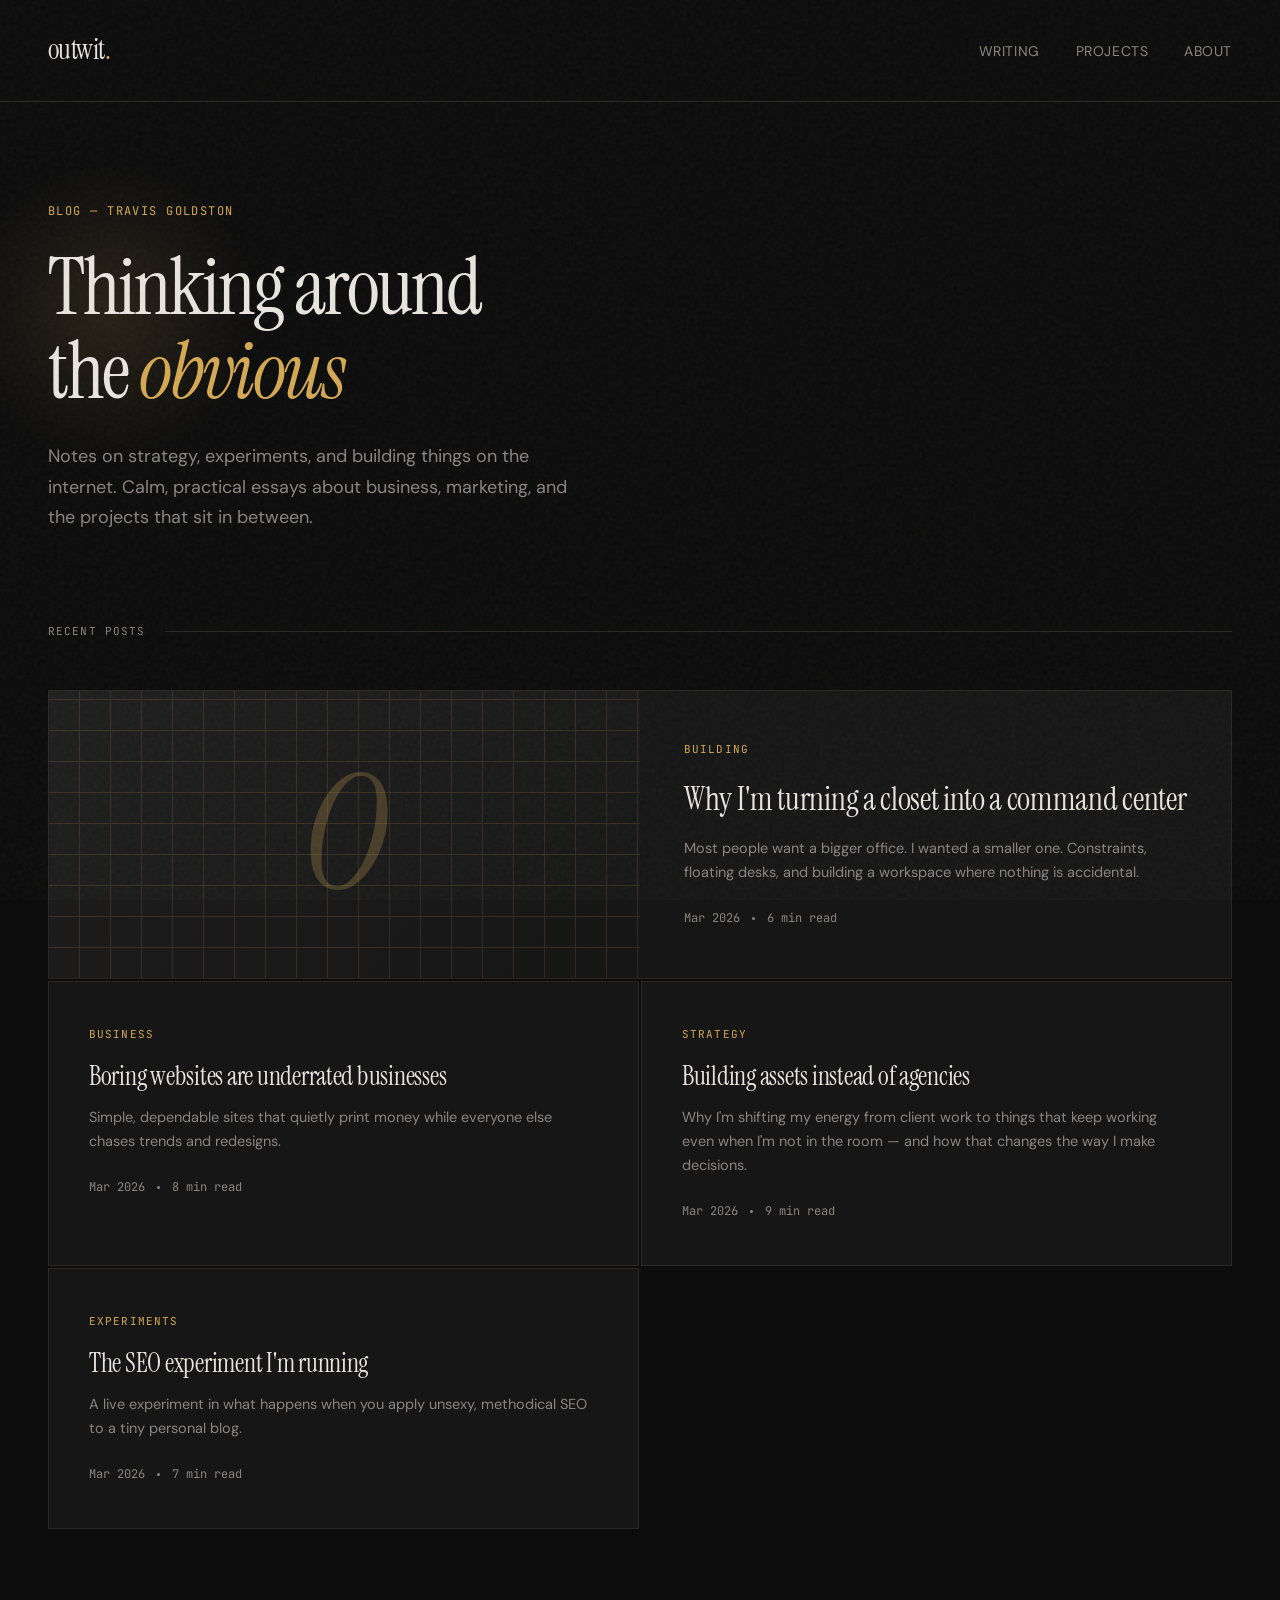
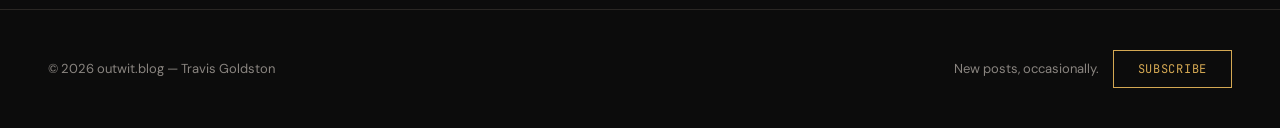
<file: index.html>
<!DOCTYPE html>
<html lang="en">
<head>
  <meta charset="UTF-8">
  <meta name="viewport" content="width=device-width, initial-scale=1.0">
  <title>outwit.blog — Notes on strategy and experiments</title>
  <meta name="description" content="Outwit is a quiet corner of the internet for notes on strategy, experiments, and building things online by Travis Goldston.">
  <link rel="stylesheet" href="/assets/css/styles.css">
  <meta property="og:type" content="website">
  <meta property="og:title" content="outwit.blog — Notes on strategy and experiments">
  <meta property="og:description" content="Notes on strategy, experiments, and building things on the internet.">
  <meta property="og:url" content="https://outwit.blog/">
</head>
<body>
  <div class="grain"></div>

  <nav>
    <a href="/" class="logo">outwit<span>.</span></a>
    <ul class="nav-links">
      <li><a href="/">Writing</a></li>
      <li><a href="#">Projects</a></li>
      <li><a href="#">About</a></li>
    </ul>
  </nav>

  <section class="hero">
    <div class="hero-tag">Blog — Travis Goldston</div>
    <h1>Thinking around<br>the <em>obvious</em></h1>
    <p>Notes on strategy, experiments, and building things on the internet. Calm, practical essays about business, marketing, and the projects that sit in between.</p>
  </section>

  <div class="section-divider">
    <span>Recent posts</span>
  </div>

  <section class="posts">
    <article class="post featured">
      <div class="featured-visual">
        <div class="pattern"></div>
        <div class="big-letter">O</div>
      </div>
      <div class="featured-content">
        <div class="post-category">Building</div>
        <a href="/blog/why-im-turning-a-closet-into-a-command-center.html">
          <h2>Why I'm turning a closet into a command center</h2>
          <p>Most people want a bigger office. I wanted a smaller one. Constraints, floating desks, and building a workspace where nothing is accidental.</p>
        </a>
        <div class="post-meta">
          <span>Mar 2026</span>
          <span class="dot"></span>
          <span>6 min read</span>
        </div>
      </div>
    </article>

    <article class="post">
      <div class="post-category">Business</div>
      <a href="/blog/boring-websites-are-underrated.html">
        <h2>Boring websites are underrated businesses</h2>
        <p>Simple, dependable sites that quietly print money while everyone else chases trends and redesigns.</p>
      </a>
      <div class="post-meta">
        <span>Mar 2026</span>
        <span class="dot"></span>
        <span>8 min read</span>
      </div>
    </article>

    <article class="post">
      <div class="post-category">Strategy</div>
      <a href="/blog/building-assets-not-agencies.html">
        <h2>Building assets instead of agencies</h2>
        <p>Why I'm shifting my energy from client work to things that keep working even when I'm not in the room — and how that changes the way I make decisions.</p>
      </a>
      <div class="post-meta">
        <span>Mar 2026</span>
        <span class="dot"></span>
        <span>9 min read</span>
      </div>
    </article>

    <article class="post">
      <div class="post-category">Experiments</div>
      <a href="/blog/the-seo-experiment.html">
        <h2>The SEO experiment I'm running</h2>
        <p>A live experiment in what happens when you apply unsexy, methodical SEO to a tiny personal blog.</p>
      </a>
      <div class="post-meta">
        <span>Mar 2026</span>
        <span class="dot"></span>
        <span>7 min read</span>
      </div>
    </article>
  </section>

  <div class="bottom-bar">
    <p>&copy; 2026 outwit.blog — Travis Goldston</p>
    <div class="subscribe-hint">
      <span>New posts, occasionally.</span>
      <button class="subscribe-btn">Subscribe</button>
    </div>
  </div>
</body>
</html>
</file>
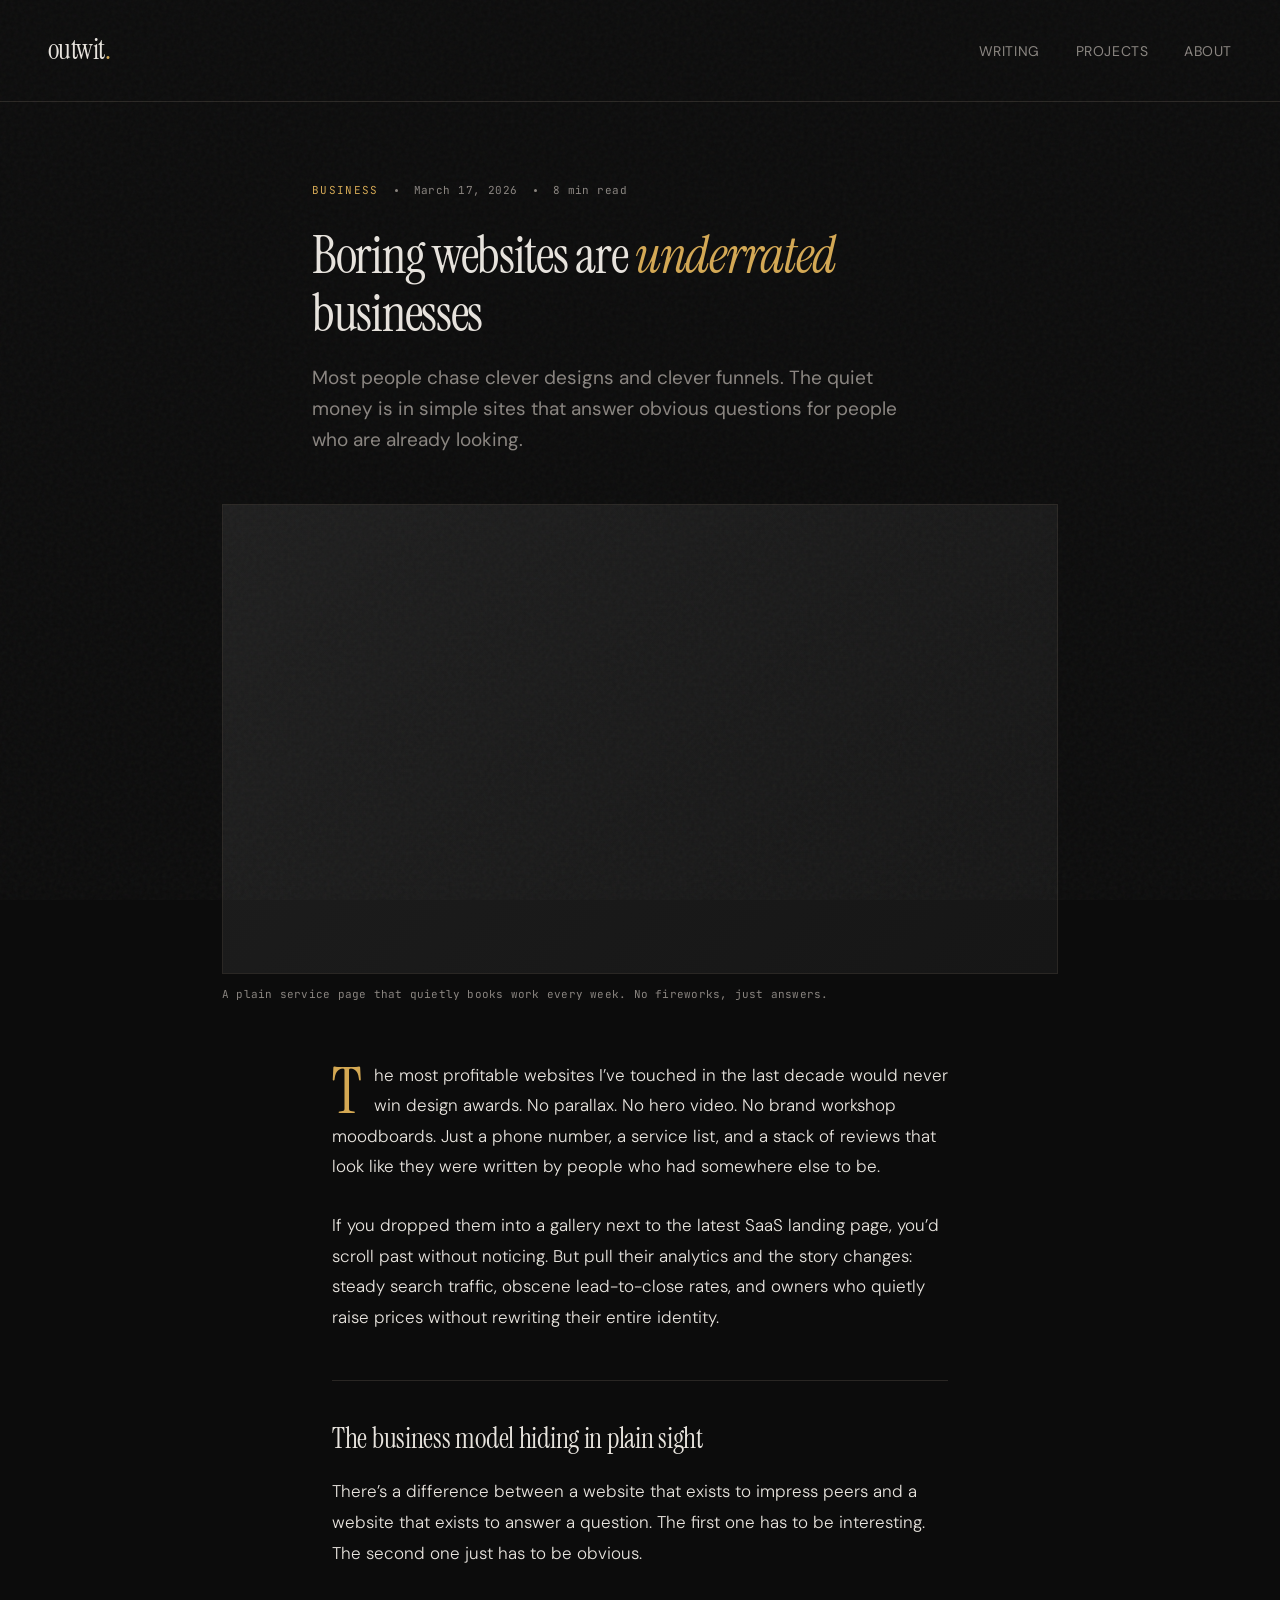
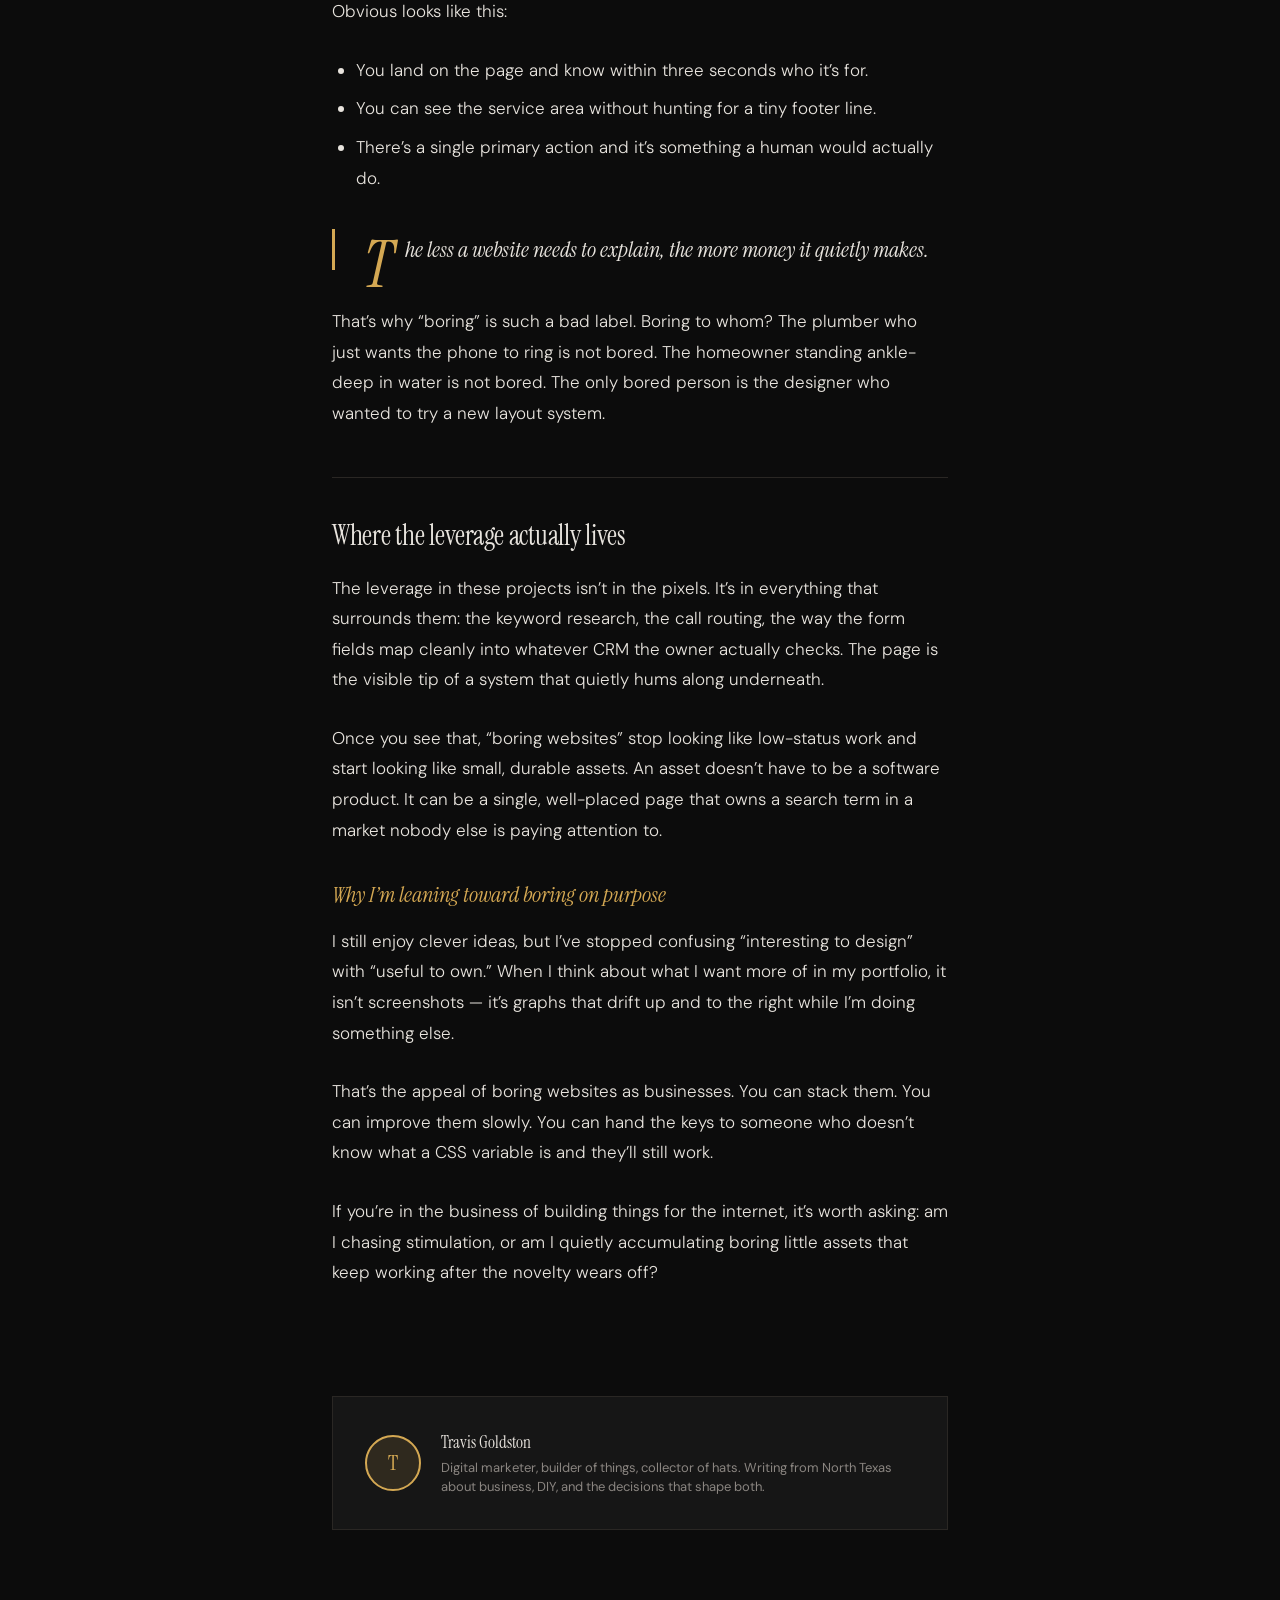
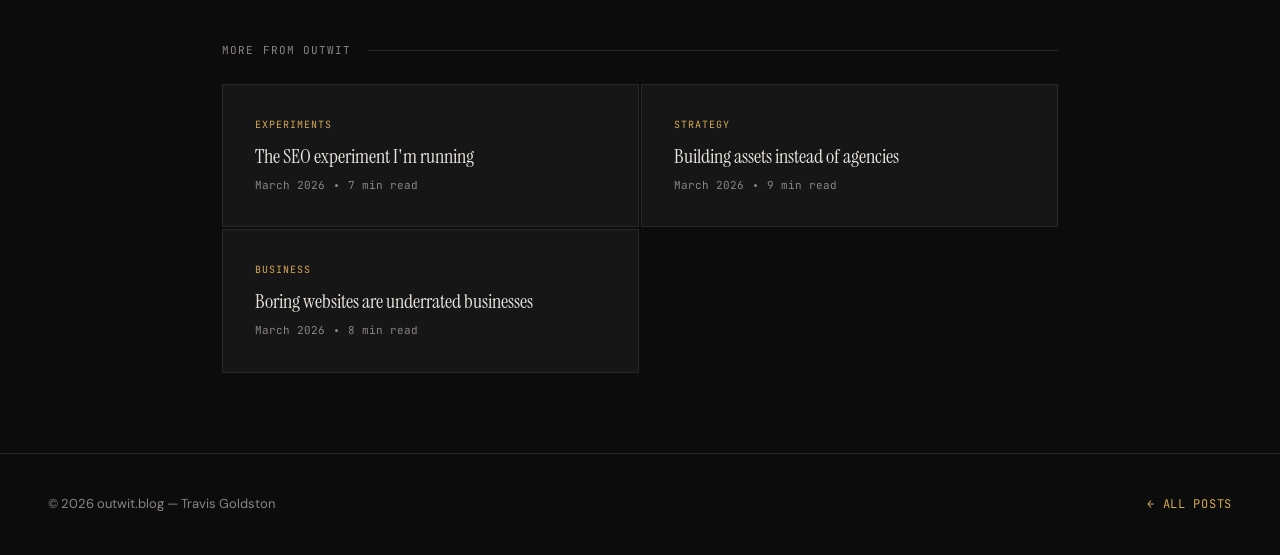
<file: blog/boring-websites-are-underrated.html>
<!DOCTYPE html>
<html lang="en">
<head>
  <meta charset="UTF-8">
  <meta name="viewport" content="width=device-width, initial-scale=1.0">
  <title>Boring Websites Are Underrated Businesses — outwit.blog</title>
  <meta name="description" content="Why simple, dependable websites are often better businesses than flashy builds — and what that means for how I choose projects.">
  <link rel="stylesheet" href="/assets/css/styles.css">

  <meta property="og:type" content="article">
  <meta property="og:title" content="Boring Websites Are Underrated Businesses">
  <meta property="og:description" content="Why simple, dependable websites are often better businesses than flashy builds.">
  <meta property="og:url" content="https://outwit.blog/blog/boring-websites-are-underrated.html">

  <script type="application/ld+json">
  {
    "@context": "https://schema.org",
    "@type": "Article",
    "headline": "Boring Websites Are Underrated Businesses",
    "description": "Why simple, dependable websites are often better businesses than flashy builds — and what that means for how I choose projects.",
    "author": {
      "@type": "Person",
      "name": "Travis Goldston"
    },
    "datePublished": "2026-03-17",
    "dateModified": "2026-03-17",
    "mainEntityOfPage": {
      "@type": "WebPage",
      "@id": "https://outwit.blog/blog/boring-websites-are-underrated.html"
    },
    "publisher": {
      "@type": "Person",
      "name": "Travis Goldston"
    }
  }
  </script>
</head>
<body>
  <div class="grain"></div>

  <nav>
    <a href="/" class="logo">outwit<span>.</span></a>
    <ul class="nav-links">
      <li><a href="/">Writing</a></li>
      <li><a href="#">Projects</a></li>
      <li><a href="#">About</a></li>
    </ul>
  </nav>

  <article>
    <header class="article-header">
      <div class="article-meta-top">
        <span class="article-category">Business</span>
        <span class="meta-dot"></span>
        <span class="article-date">March 17, 2026</span>
        <span class="meta-dot"></span>
        <span class="article-date">8 min read</span>
      </div>
      <h1>Boring websites are <em>underrated</em> businesses</h1>
      <p class="article-subtitle">Most people chase clever designs and clever funnels. The quiet money is in simple sites that answer obvious questions for people who are already looking.</p>
    </header>

    <div class="article-image">
      <div class="article-image-placeholder"></div>
      <div class="img-caption">A plain service page that quietly books work every week. No fireworks, just answers.</div>
    </div>

    <div class="article-body">
      <p>The most profitable websites I’ve touched in the last decade would never win design awards. No parallax. No hero video. No brand workshop moodboards. Just a phone number, a service list, and a stack of reviews that look like they were written by people who had somewhere else to be.</p>

      <p>If you dropped them into a gallery next to the latest SaaS landing page, you’d scroll past without noticing. But pull their analytics and the story changes: steady search traffic, obscene lead-to-close rates, and owners who quietly raise prices without rewriting their entire identity.</p>

      <h2>The business model hiding in plain sight</h2>

      <p>There’s a difference between a website that exists to impress peers and a website that exists to answer a question. The first one has to be interesting. The second one just has to be obvious.</p>

      <p>Obvious looks like this:</p>

      <ul>
        <li>You land on the page and know within three seconds who it’s for.</li>
        <li>You can see the service area without hunting for a tiny footer line.</li>
        <li>There’s a single primary action and it’s something a human would actually do.</li>
      </ul>

      <blockquote>
        <p>The less a website needs to explain, the more money it quietly makes.</p>
      </blockquote>

      <p>That’s why “boring” is such a bad label. Boring to whom? The plumber who just wants the phone to ring is not bored. The homeowner standing ankle-deep in water is not bored. The only bored person is the designer who wanted to try a new layout system.</p>

      <h2>Where the leverage actually lives</h2>

      <p>The leverage in these projects isn’t in the pixels. It’s in everything that surrounds them: the keyword research, the call routing, the way the form fields map cleanly into whatever CRM the owner actually checks. The page is the visible tip of a system that quietly hums along underneath.</p>

      <p>Once you see that, “boring websites” stop looking like low-status work and start looking like small, durable assets. An asset doesn’t have to be a software product. It can be a single, well-placed page that owns a search term in a market nobody else is paying attention to.</p>

      <h3>Why I’m leaning toward boring on purpose</h3>

      <p>I still enjoy clever ideas, but I’ve stopped confusing “interesting to design” with “useful to own.” When I think about what I want more of in my portfolio, it isn’t screenshots — it’s graphs that drift up and to the right while I’m doing something else.</p>

      <p>That’s the appeal of boring websites as businesses. You can stack them. You can improve them slowly. You can hand the keys to someone who doesn’t know what a CSS variable is and they’ll still work.</p>

      <p>If you’re in the business of building things for the internet, it’s worth asking: am I chasing stimulation, or am I quietly accumulating boring little assets that keep working after the novelty wears off?</p>
    </div>
  </article>

  <div class="article-footer">
    <div class="author-card">
      <div class="author-avatar">T</div>
      <div class="author-info">
        <h4>Travis Goldston</h4>
        <p>Digital marketer, builder of things, collector of hats. Writing from North Texas about business, DIY, and the decisions that shape both.</p>
      </div>
    </div>
  </div>

  <section class="related">
    <div class="related-label"><span>More from Outwit</span></div>
    <div class="related-grid">
      <article class="related-post">
        <a href="/blog/the-seo-experiment.html">
          <div class="post-category">Experiments</div>
          <h3>The SEO experiment I'm running</h3>
          <div class="post-meta">
            <span>March 2026</span>
            <span class="meta-dot"></span>
            <span>7 min read</span>
          </div>
        </a>
      </article>
      <article class="related-post">
        <a href="/blog/building-assets-not-agencies.html">
          <div class="post-category">Strategy</div>
          <h3>Building assets instead of agencies</h3>
          <div class="post-meta">
            <span>March 2026</span>
            <span class="meta-dot"></span>
            <span>9 min read</span>
          </div>
        </a>
      </article>
      <article class="related-post">
        <a href="/blog/boring-websites-are-underrated.html">
          <div class="post-category">Business</div>
          <h3>Boring websites are underrated businesses</h3>
          <div class="post-meta">
            <span>March 2026</span>
            <span class="meta-dot"></span>
            <span>8 min read</span>
          </div>
        </a>
      </article>
    </div>
  </section>

  <div class="bottom-bar">
    <p>&copy; 2026 outwit.blog — Travis Goldston</p>
    <a href="/" class="back-link">&larr; All posts</a>
  </div>
</body>
</html>
</file>
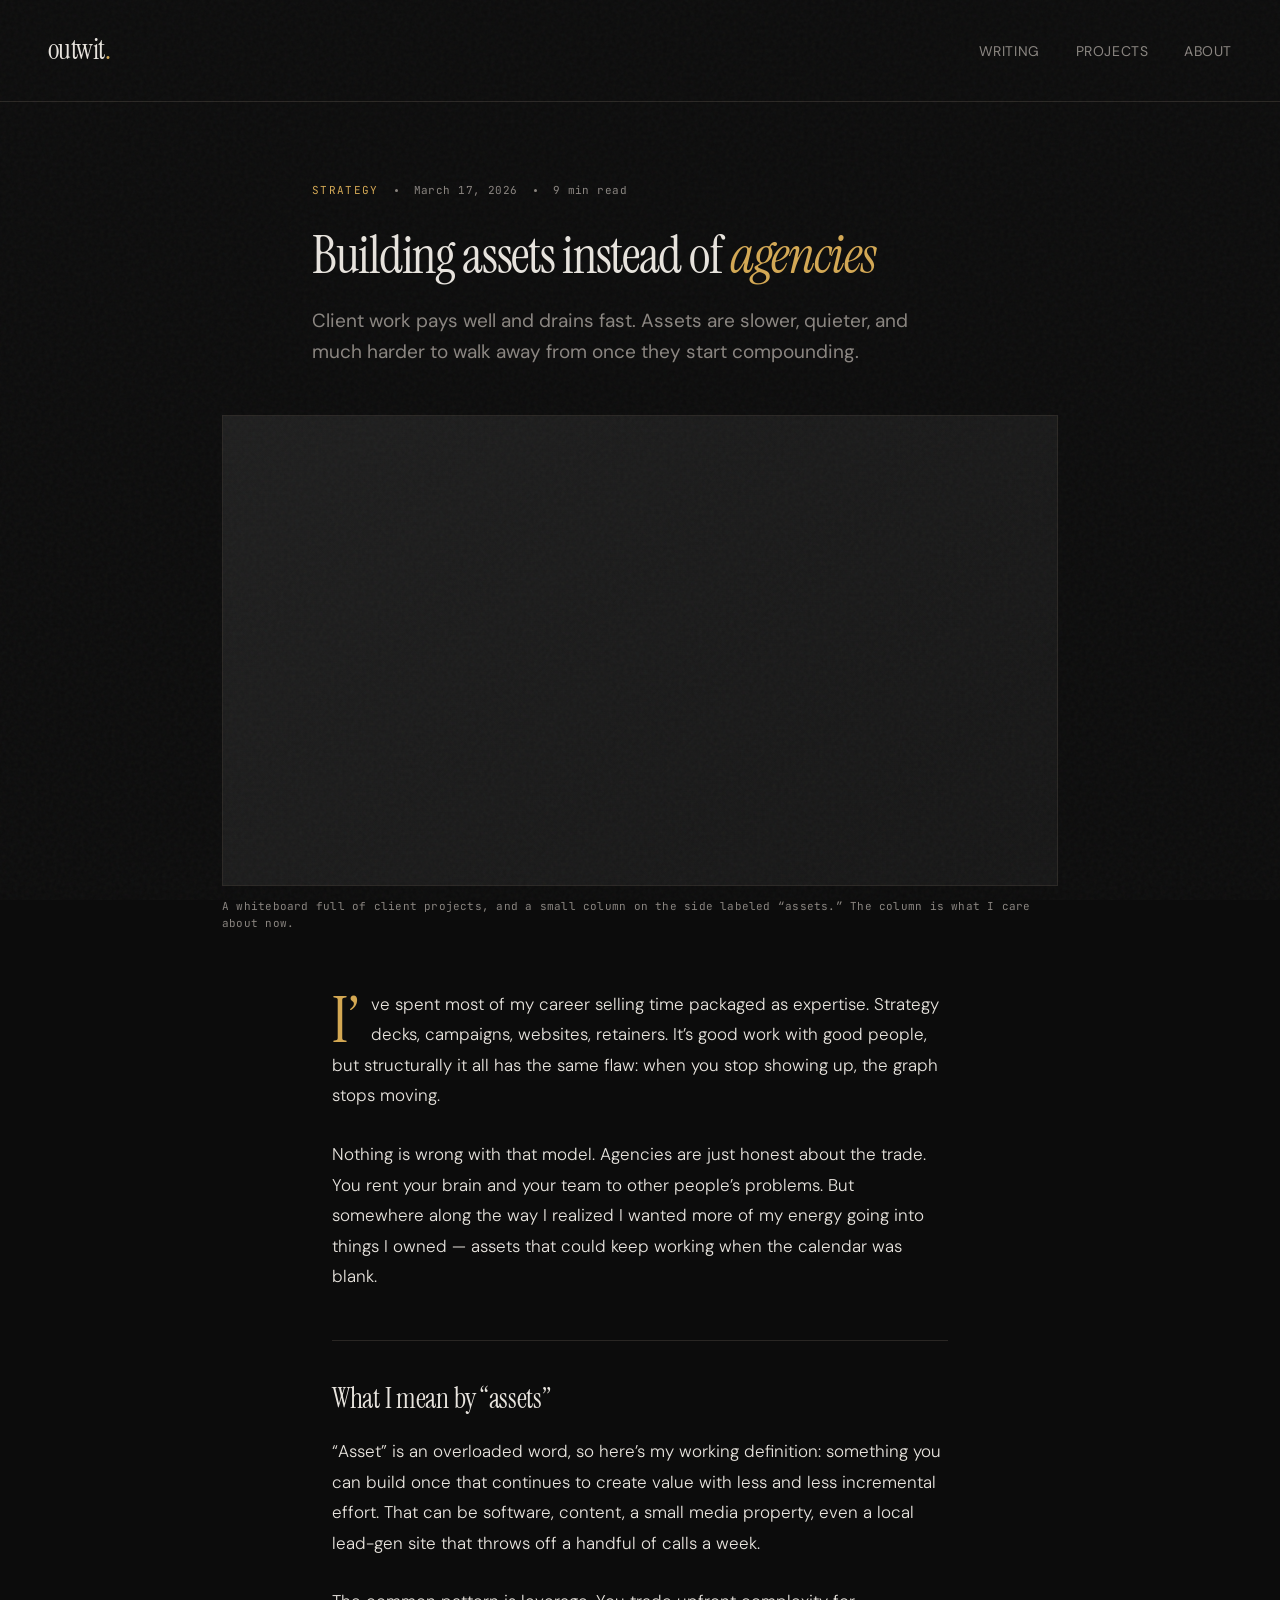
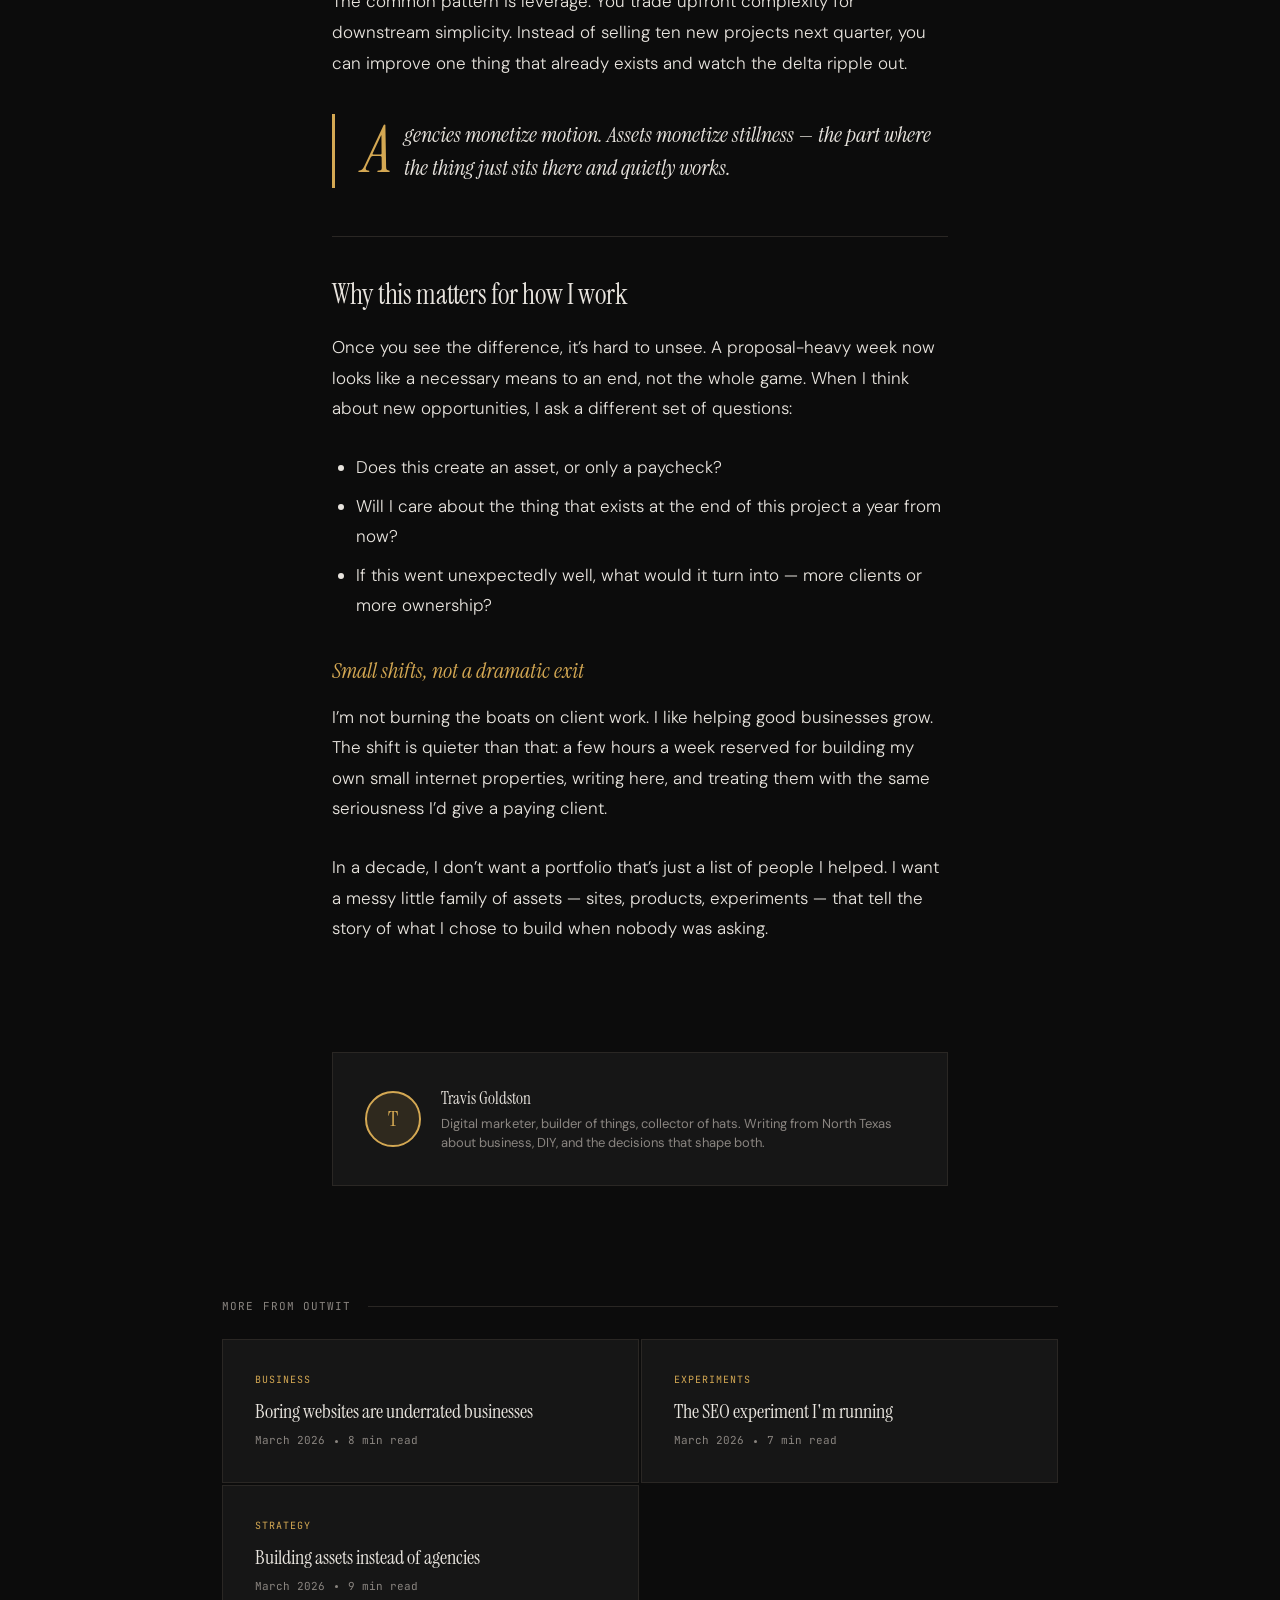
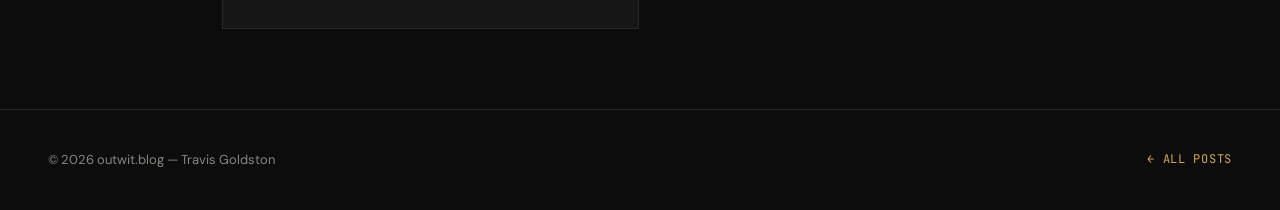
<file: blog/building-assets-not-agencies.html>
<!DOCTYPE html>
<html lang="en">
<head>
  <meta charset="UTF-8">
  <meta name="viewport" content="width=device-width, initial-scale=1.0">
  <title>Building Assets Instead of Agencies — outwit.blog</title>
  <meta name="description" content="Why I’m slowly shifting my work from client-heavy agency models toward projects that behave more like assets than jobs.">
  <link rel="stylesheet" href="/assets/css/styles.css">

  <meta property="og:type" content="article">
  <meta property="og:title" content="Building Assets Instead of Agencies">
  <meta property="og:description" content="Why I’m trading some agency work for small, compounding internet assets.">
  <meta property="og:url" content="https://outwit.blog/blog/building-assets-not-agencies.html">

  <script type="application/ld+json">
  {
    "@context": "https://schema.org",
    "@type": "Article",
    "headline": "Building Assets Instead of Agencies",
    "description": "Why I’m slowly shifting my work from client-heavy agency models toward projects that behave more like assets than jobs.",
    "author": {
      "@type": "Person",
      "name": "Travis Goldston"
    },
    "datePublished": "2026-03-17",
    "dateModified": "2026-03-17",
    "mainEntityOfPage": {
      "@type": "WebPage",
      "@id": "https://outwit.blog/blog/building-assets-not-agencies.html"
    },
    "publisher": {
      "@type": "Person",
      "name": "Travis Goldston"
    }
  }
  </script>
</head>
<body>
  <div class="grain"></div>

  <nav>
    <a href="/" class="logo">outwit<span>.</span></a>
    <ul class="nav-links">
      <li><a href="/">Writing</a></li>
      <li><a href="#">Projects</a></li>
      <li><a href="#">About</a></li>
    </ul>
  </nav>

  <article>
    <header class="article-header">
      <div class="article-meta-top">
        <span class="article-category">Strategy</span>
        <span class="meta-dot"></span>
        <span class="article-date">March 17, 2026</span>
        <span class="meta-dot"></span>
        <span class="article-date">9 min read</span>
      </div>
      <h1>Building assets instead of <em>agencies</em></h1>
      <p class="article-subtitle">Client work pays well and drains fast. Assets are slower, quieter, and much harder to walk away from once they start compounding.</p>
    </header>

    <div class="article-image">
      <div class="article-image-placeholder"></div>
      <div class="img-caption">A whiteboard full of client projects, and a small column on the side labeled “assets.” The column is what I care about now.</div>
    </div>

    <div class="article-body">
      <p>I’ve spent most of my career selling time packaged as expertise. Strategy decks, campaigns, websites, retainers. It’s good work with good people, but structurally it all has the same flaw: when you stop showing up, the graph stops moving.</p>

      <p>Nothing is wrong with that model. Agencies are just honest about the trade. You rent your brain and your team to other people’s problems. But somewhere along the way I realized I wanted more of my energy going into things I owned — assets that could keep working when the calendar was blank.</p>

      <h2>What I mean by “assets”</h2>

      <p>“Asset” is an overloaded word, so here’s my working definition: something you can build once that continues to create value with less and less incremental effort. That can be software, content, a small media property, even a local lead-gen site that throws off a handful of calls a week.</p>

      <p>The common pattern is leverage. You trade upfront complexity for downstream simplicity. Instead of selling ten new projects next quarter, you can improve one thing that already exists and watch the delta ripple out.</p>

      <blockquote>
        <p>Agencies monetize motion. Assets monetize stillness — the part where the thing just sits there and quietly works.</p>
      </blockquote>

      <h2>Why this matters for how I work</h2>

      <p>Once you see the difference, it’s hard to unsee. A proposal-heavy week now looks like a necessary means to an end, not the whole game. When I think about new opportunities, I ask a different set of questions:</p>

      <ul>
        <li>Does this create an asset, or only a paycheck?</li>
        <li>Will I care about the thing that exists at the end of this project a year from now?</li>
        <li>If this went unexpectedly well, what would it turn into — more clients or more ownership?</li>
      </ul>

      <h3>Small shifts, not a dramatic exit</h3>

      <p>I’m not burning the boats on client work. I like helping good businesses grow. The shift is quieter than that: a few hours a week reserved for building my own small internet properties, writing here, and treating them with the same seriousness I’d give a paying client.</p>

      <p>In a decade, I don’t want a portfolio that’s just a list of people I helped. I want a messy little family of assets — sites, products, experiments — that tell the story of what I chose to build when nobody was asking.</p>
    </div>
  </article>

  <div class="article-footer">
    <div class="author-card">
      <div class="author-avatar">T</div>
      <div class="author-info">
        <h4>Travis Goldston</h4>
        <p>Digital marketer, builder of things, collector of hats. Writing from North Texas about business, DIY, and the decisions that shape both.</p>
      </div>
    </div>
  </div>

  <section class="related">
    <div class="related-label"><span>More from Outwit</span></div>
    <div class="related-grid">
      <article class="related-post">
        <a href="/blog/boring-websites-are-underrated.html">
          <div class="post-category">Business</div>
          <h3>Boring websites are underrated businesses</h3>
          <div class="post-meta">
            <span>March 2026</span>
            <span class="meta-dot"></span>
            <span>8 min read</span>
          </div>
        </a>
      </article>
      <article class="related-post">
        <a href="/blog/the-seo-experiment.html">
          <div class="post-category">Experiments</div>
          <h3>The SEO experiment I'm running</h3>
          <div class="post-meta">
            <span>March 2026</span>
            <span class="meta-dot"></span>
            <span>7 min read</span>
          </div>
        </a>
      </article>
      <article class="related-post">
        <a href="/blog/building-assets-not-agencies.html">
          <div class="post-category">Strategy</div>
          <h3>Building assets instead of agencies</h3>
          <div class="post-meta">
            <span>March 2026</span>
            <span class="meta-dot"></span>
            <span>9 min read</span>
          </div>
        </a>
      </article>
    </div>
  </section>

  <div class="bottom-bar">
    <p>&copy; 2026 outwit.blog — Travis Goldston</p>
    <a href="/" class="back-link">&larr; All posts</a>
  </div>
</body>
</html>
</file>
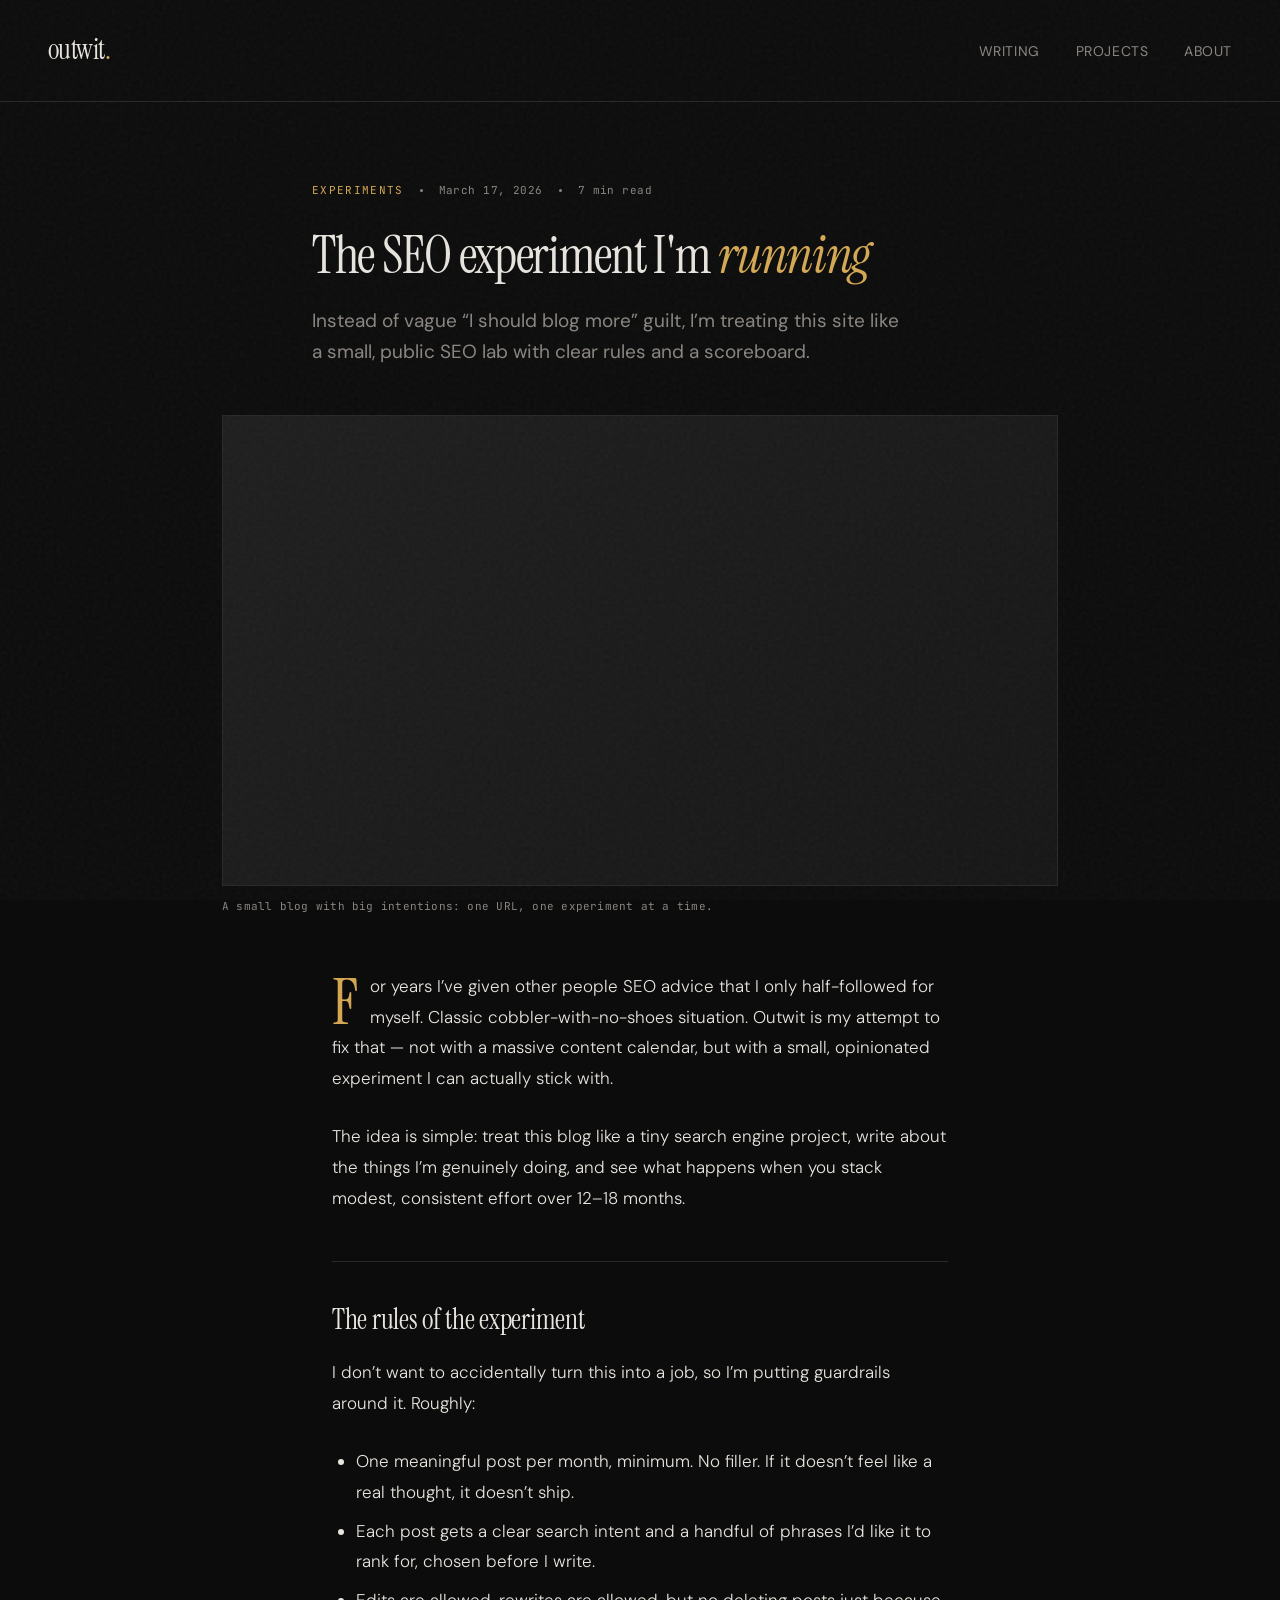
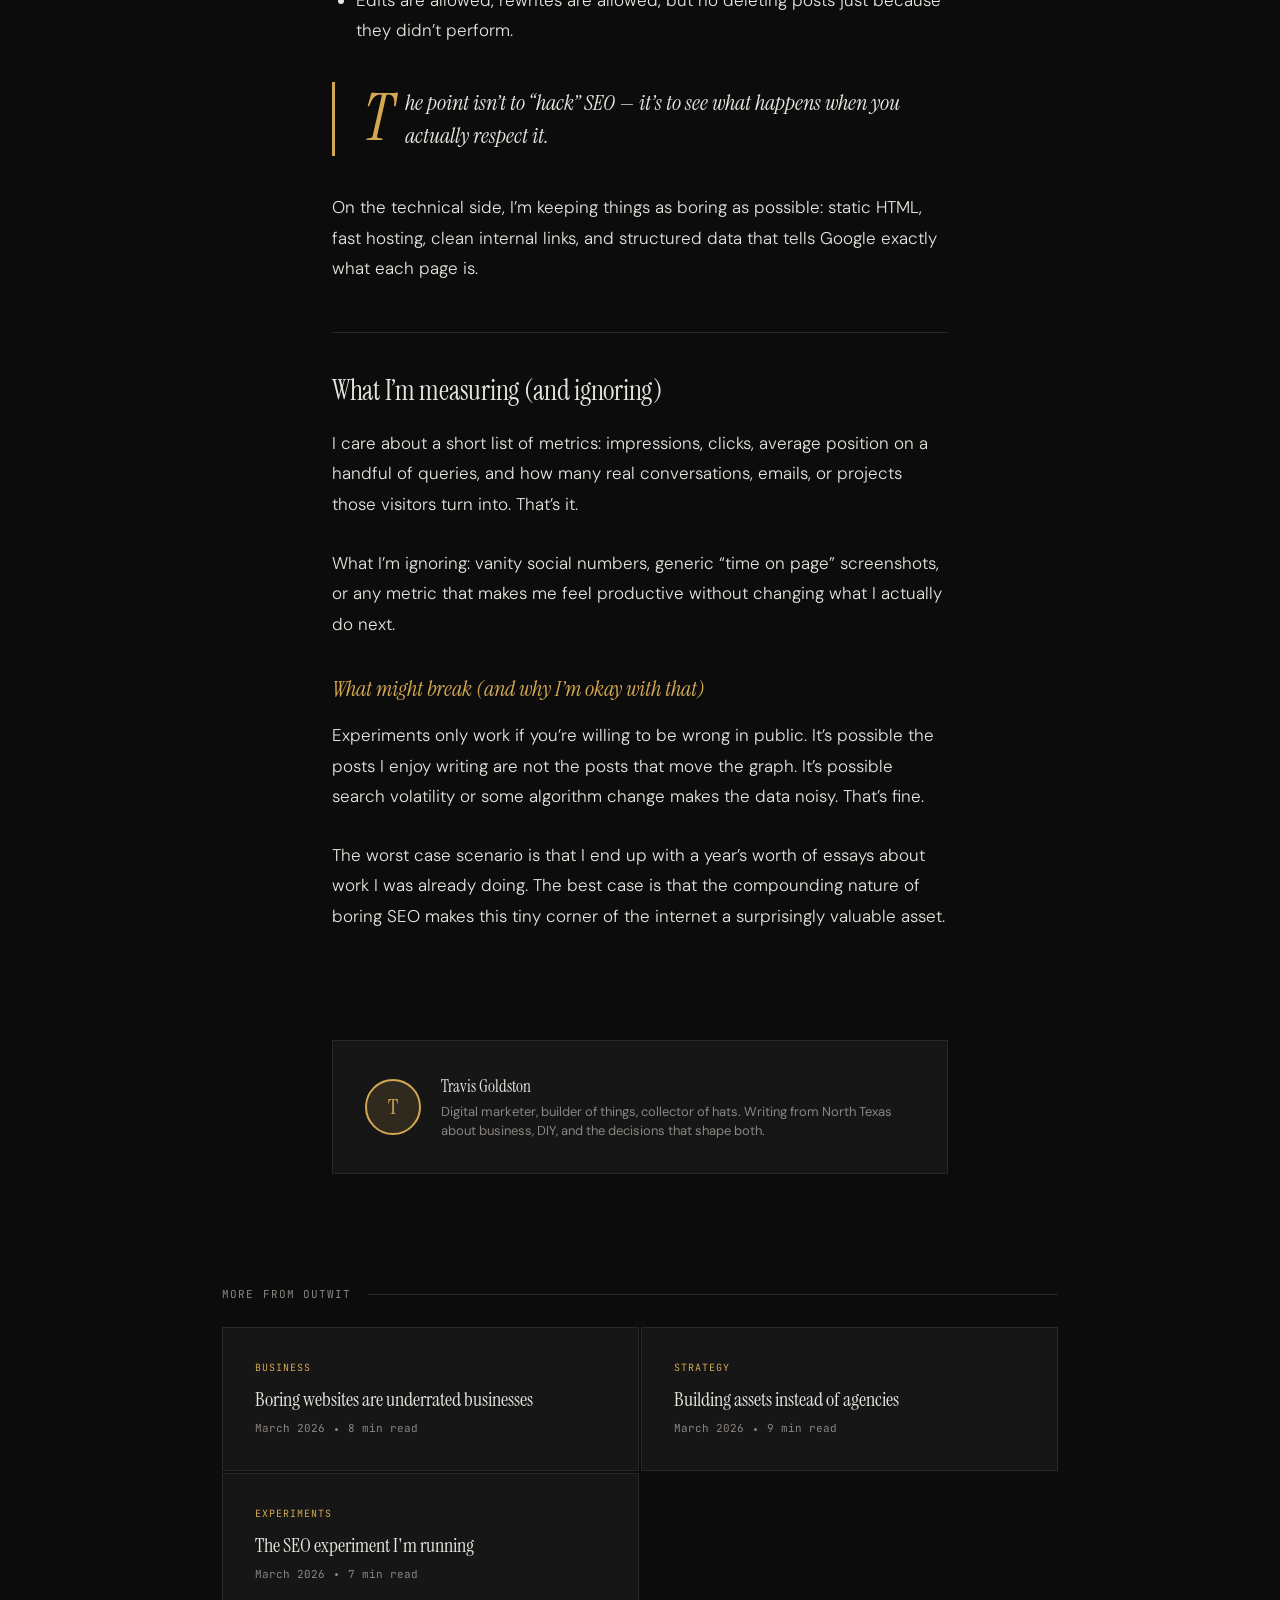
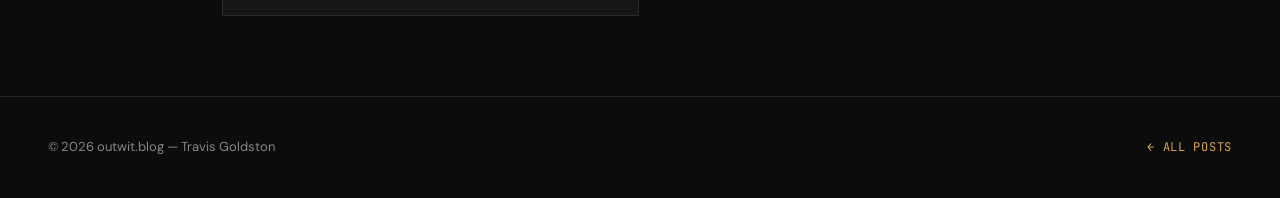
<file: blog/the-seo-experiment.html>
<!DOCTYPE html>
<html lang="en">
<head>
  <meta charset="UTF-8">
  <meta name="viewport" content="width=device-width, initial-scale=1.0">
  <title>The SEO Experiment I'm Running — outwit.blog</title>
  <meta name="description" content="A simple, transparent SEO experiment: small inputs, clear rules, and no tricks. Just consistent publishing and patient measurement.">
  <link rel="stylesheet" href="/assets/css/styles.css">

  <meta property="og:type" content="article">
  <meta property="og:title" content="The SEO Experiment I'm Running">
  <meta property="og:description" content="A simple, transparent SEO experiment on a small personal blog.">
  <meta property="og:url" content="https://outwit.blog/blog/the-seo-experiment.html">

  <script type="application/ld+json">
  {
    "@context": "https://schema.org",
    "@type": "Article",
    "headline": "The SEO Experiment I'm Running",
    "description": "A simple, transparent SEO experiment: small inputs, clear rules, and no tricks. Just consistent publishing and patient measurement.",
    "author": {
      "@type": "Person",
      "name": "Travis Goldston"
    },
    "datePublished": "2026-03-17",
    "dateModified": "2026-03-17",
    "mainEntityOfPage": {
      "@type": "WebPage",
      "@id": "https://outwit.blog/blog/the-seo-experiment.html"
    },
    "publisher": {
      "@type": "Person",
      "name": "Travis Goldston"
    }
  }
  </script>
</head>
<body>
  <div class="grain"></div>

  <nav>
    <a href="/" class="logo">outwit<span>.</span></a>
    <ul class="nav-links">
      <li><a href="/">Writing</a></li>
      <li><a href="#">Projects</a></li>
      <li><a href="#">About</a></li>
    </ul>
  </nav>

  <article>
    <header class="article-header">
      <div class="article-meta-top">
        <span class="article-category">Experiments</span>
        <span class="meta-dot"></span>
        <span class="article-date">March 17, 2026</span>
        <span class="meta-dot"></span>
        <span class="article-date">7 min read</span>
      </div>
      <h1>The SEO experiment I'm <em>running</em></h1>
      <p class="article-subtitle">Instead of vague “I should blog more” guilt, I’m treating this site like a small, public SEO lab with clear rules and a scoreboard.</p>
    </header>

    <div class="article-image">
      <div class="article-image-placeholder"></div>
      <div class="img-caption">A small blog with big intentions: one URL, one experiment at a time.</div>
    </div>

    <div class="article-body">
      <p>For years I’ve given other people SEO advice that I only half-followed for myself. Classic cobbler-with-no-shoes situation. Outwit is my attempt to fix that — not with a massive content calendar, but with a small, opinionated experiment I can actually stick with.</p>

      <p>The idea is simple: treat this blog like a tiny search engine project, write about the things I’m genuinely doing, and see what happens when you stack modest, consistent effort over 12–18 months.</p>

      <h2>The rules of the experiment</h2>

      <p>I don’t want to accidentally turn this into a job, so I’m putting guardrails around it. Roughly:</p>

      <ul>
        <li>One meaningful post per month, minimum. No filler. If it doesn’t feel like a real thought, it doesn’t ship.</li>
        <li>Each post gets a clear search intent and a handful of phrases I’d like it to rank for, chosen before I write.</li>
        <li>Edits are allowed, rewrites are allowed, but no deleting posts just because they didn’t perform.</li>
      </ul>

      <blockquote>
        <p>The point isn’t to “hack” SEO — it’s to see what happens when you actually respect it.</p>
      </blockquote>

      <p>On the technical side, I’m keeping things as boring as possible: static HTML, fast hosting, clean internal links, and structured data that tells Google exactly what each page is.</p>

      <h2>What I’m measuring (and ignoring)</h2>

      <p>I care about a short list of metrics: impressions, clicks, average position on a handful of queries, and how many real conversations, emails, or projects those visitors turn into. That’s it.</p>

      <p>What I’m ignoring: vanity social numbers, generic “time on page” screenshots, or any metric that makes me feel productive without changing what I actually do next.</p>

      <h3>What might break (and why I’m okay with that)</h3>

      <p>Experiments only work if you’re willing to be wrong in public. It’s possible the posts I enjoy writing are not the posts that move the graph. It’s possible search volatility or some algorithm change makes the data noisy. That’s fine.</p>

      <p>The worst case scenario is that I end up with a year’s worth of essays about work I was already doing. The best case is that the compounding nature of boring SEO makes this tiny corner of the internet a surprisingly valuable asset.</p>
    </div>
  </article>

  <div class="article-footer">
    <div class="author-card">
      <div class="author-avatar">T</div>
      <div class="author-info">
        <h4>Travis Goldston</h4>
        <p>Digital marketer, builder of things, collector of hats. Writing from North Texas about business, DIY, and the decisions that shape both.</p>
      </div>
    </div>
  </div>

  <section class="related">
    <div class="related-label"><span>More from Outwit</span></div>
    <div class="related-grid">
      <article class="related-post">
        <a href="/blog/boring-websites-are-underrated.html">
          <div class="post-category">Business</div>
          <h3>Boring websites are underrated businesses</h3>
          <div class="post-meta">
            <span>March 2026</span>
            <span class="meta-dot"></span>
            <span>8 min read</span>
          </div>
        </a>
      </article>
      <article class="related-post">
        <a href="/blog/building-assets-not-agencies.html">
          <div class="post-category">Strategy</div>
          <h3>Building assets instead of agencies</h3>
          <div class="post-meta">
            <span>March 2026</span>
            <span class="meta-dot"></span>
            <span>9 min read</span>
          </div>
        </a>
      </article>
      <article class="related-post">
        <a href="/blog/the-seo-experiment.html">
          <div class="post-category">Experiments</div>
          <h3>The SEO experiment I'm running</h3>
          <div class="post-meta">
            <span>March 2026</span>
            <span class="meta-dot"></span>
            <span>7 min read</span>
          </div>
        </a>
      </article>
    </div>
  </section>

  <div class="bottom-bar">
    <p>&copy; 2026 outwit.blog — Travis Goldston</p>
    <a href="/" class="back-link">&larr; All posts</a>
  </div>
</body>
</html>
</file>
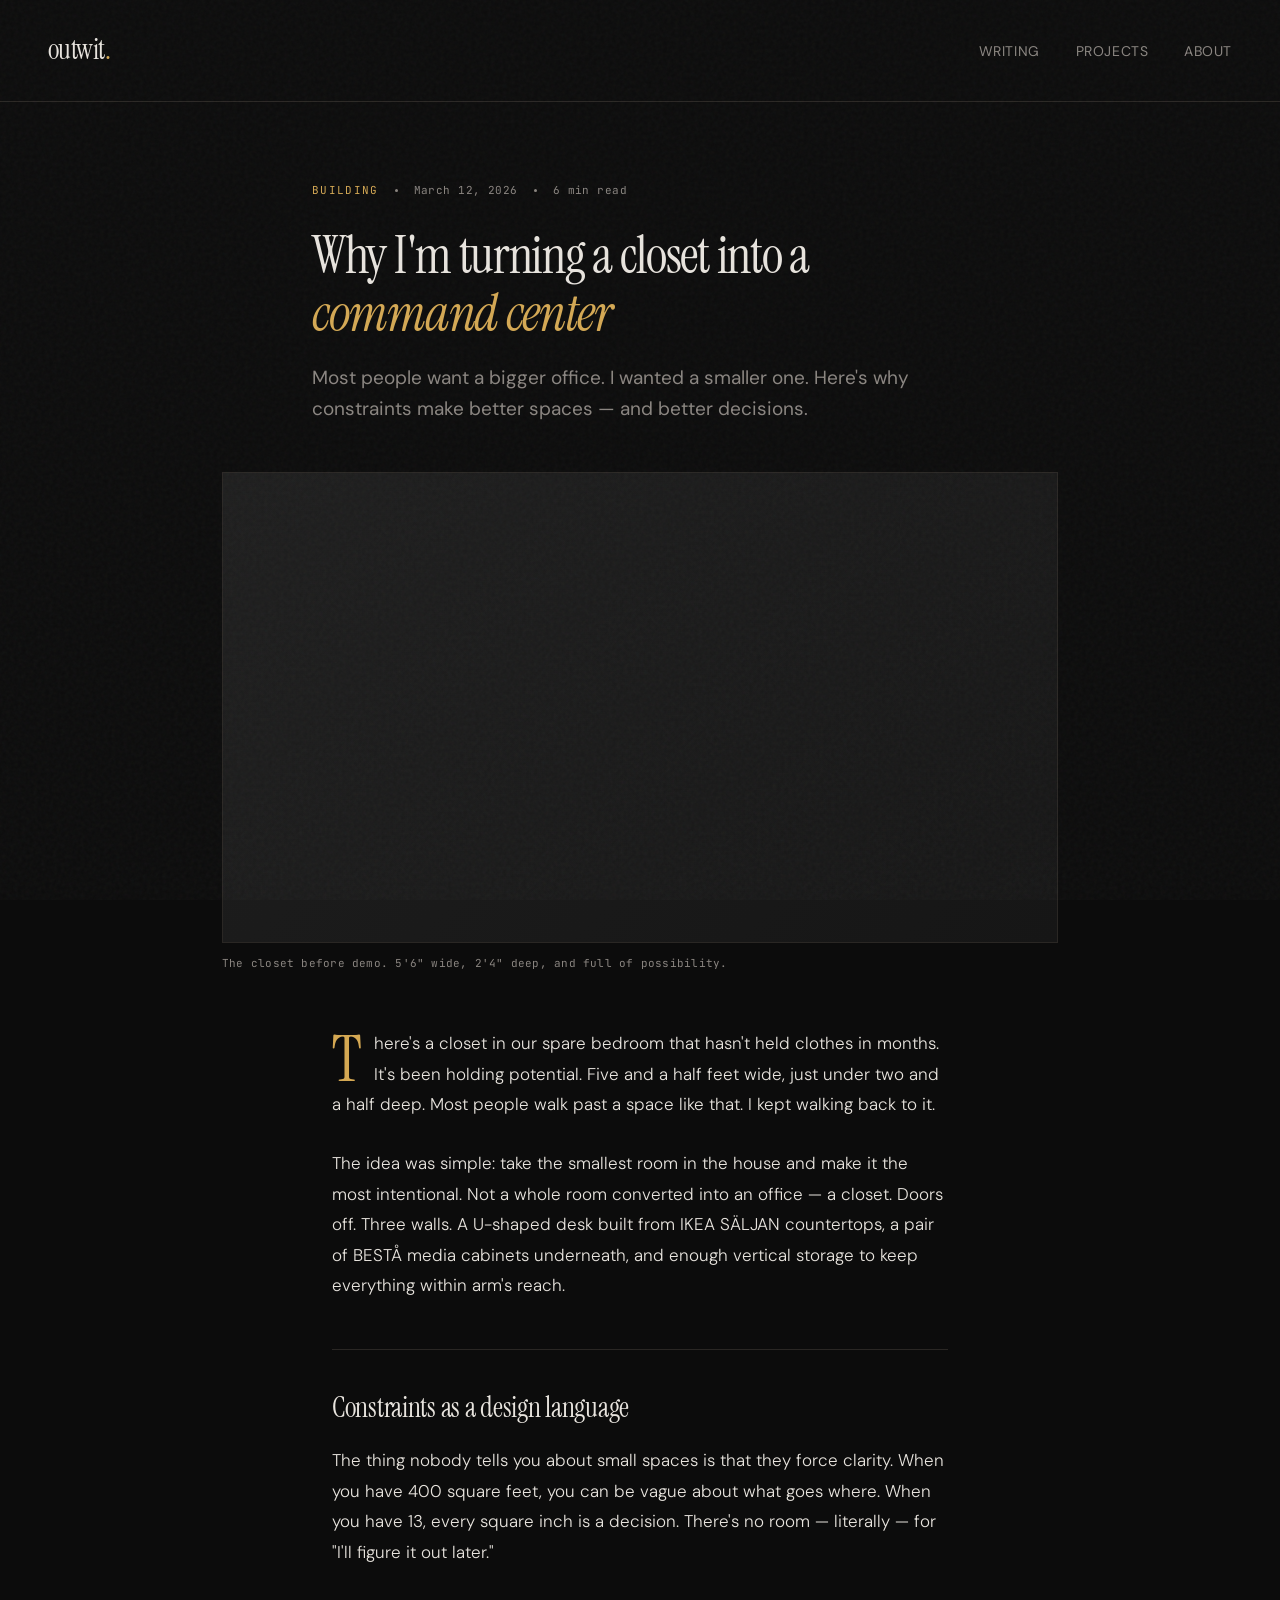
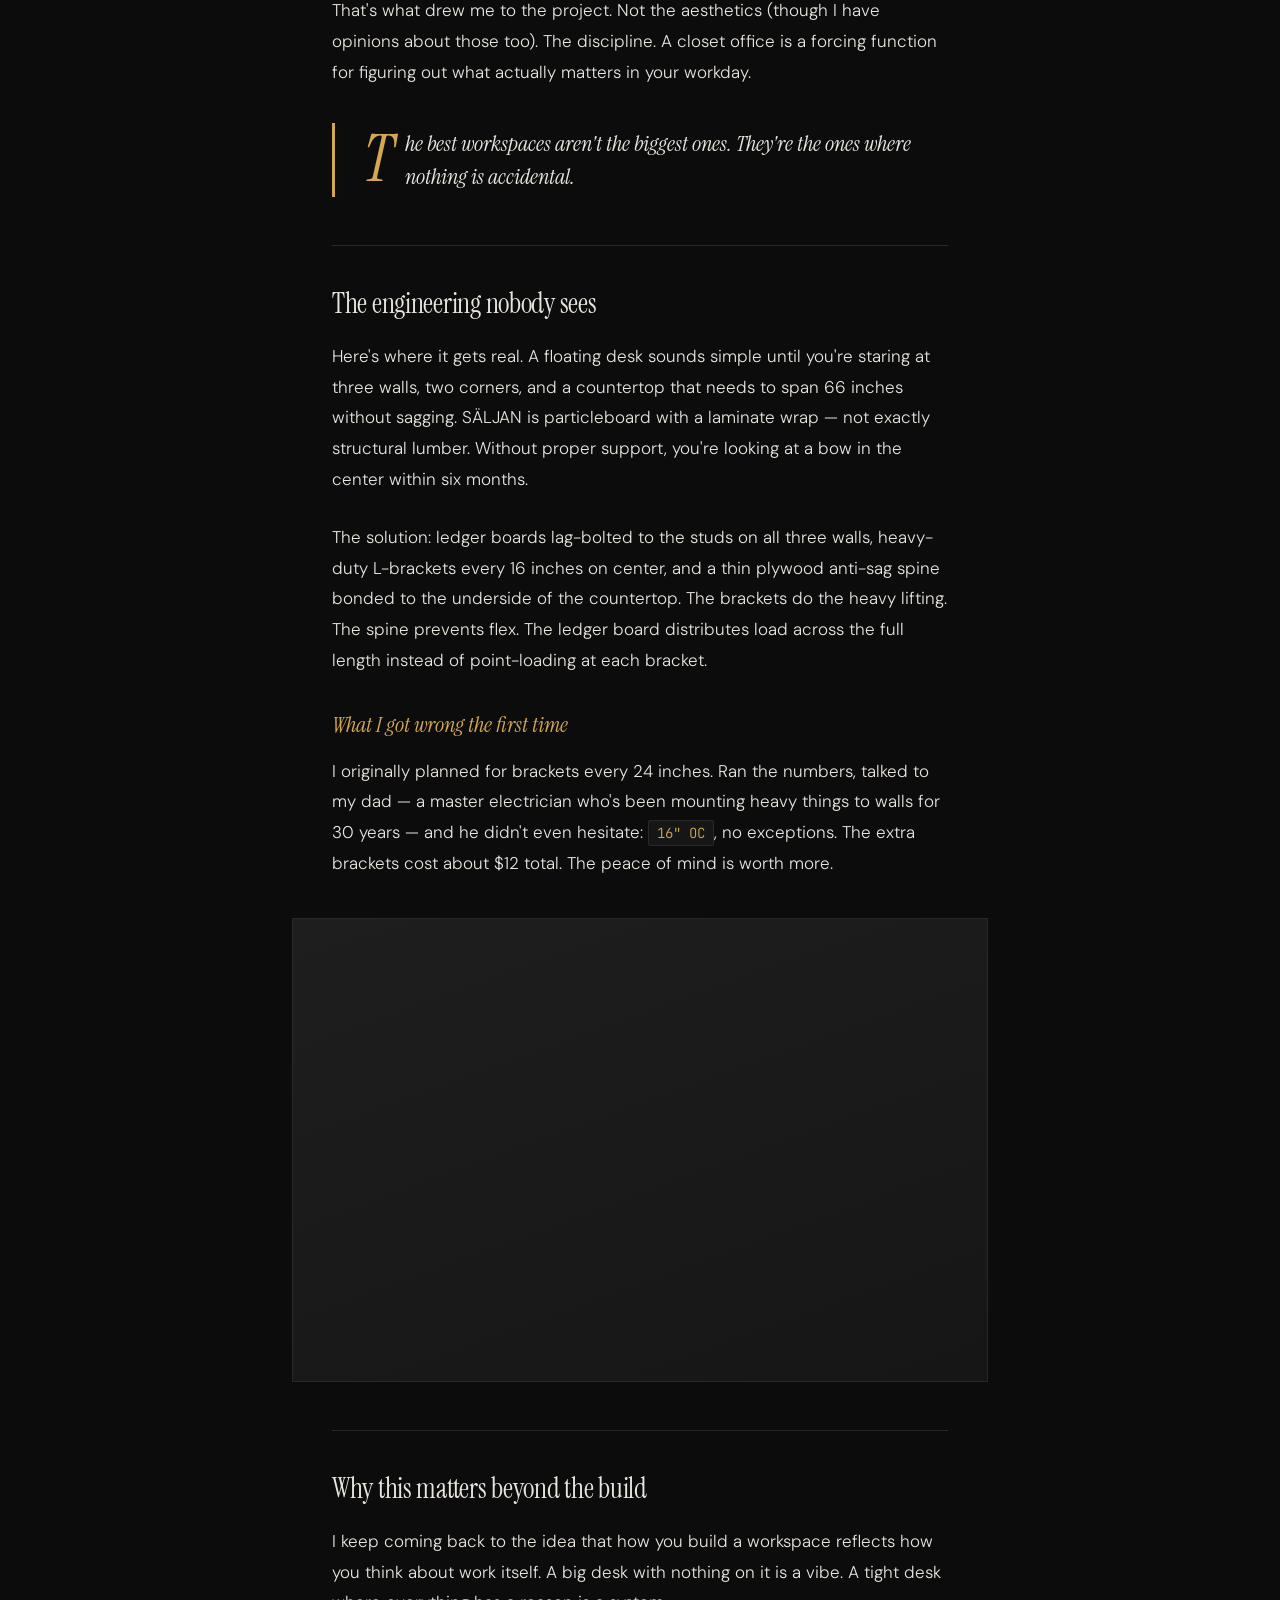
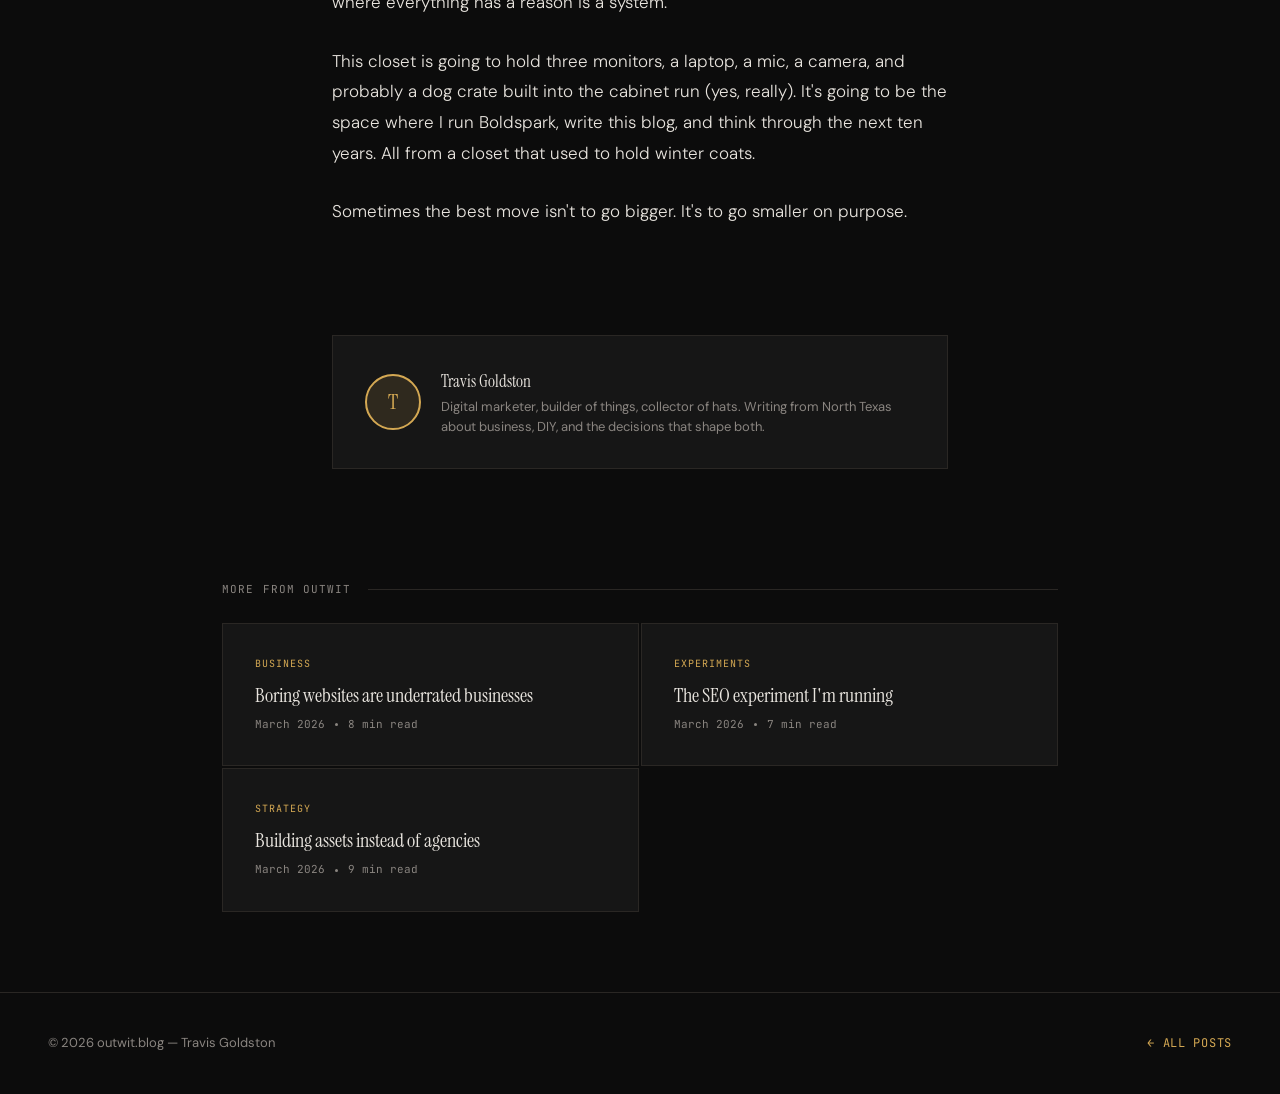
<file: blog/why-im-turning-a-closet-into-a-command-center.html>
<!DOCTYPE html>
<html lang="en">
<head>
  <meta charset="UTF-8">
  <meta name="viewport" content="width=device-width, initial-scale=1.0">
  <title>Why I'm Turning a Closet Into a Command Center — outwit.blog</title>
  <meta name="description" content="Most people want a bigger office. I wanted a smaller one. Here's why constraints make better spaces — and better decisions.">
  <link rel="stylesheet" href="/assets/css/styles.css">

  <meta property="og:type" content="article">
  <meta property="og:title" content="Why I'm Turning a Closet Into a Command Center">
  <meta property="og:description" content="How a tiny closet office became a forcing function for better work and better decisions.">
  <meta property="og:url" content="https://outwit.blog/blog/why-im-turning-a-closet-into-a-command-center.html">

  <script type="application/ld+json">
  {
    "@context": "https://schema.org",
    "@type": "Article",
    "headline": "Why I'm Turning a Closet Into a Command Center",
    "description": "Most people want a bigger office. I wanted a smaller one. Here's why constraints make better spaces — and better decisions.",
    "author": {
      "@type": "Person",
      "name": "Travis Goldston"
    },
    "datePublished": "2026-03-12",
    "dateModified": "2026-03-12",
    "mainEntityOfPage": {
      "@type": "WebPage",
      "@id": "https://outwit.blog/blog/why-im-turning-a-closet-into-a-command-center.html"
    },
    "publisher": {
      "@type": "Person",
      "name": "Travis Goldston"
    }
  }
  </script>
</head>
<body>
  <div class="grain"></div>

  <nav>
    <a href="/" class="logo">outwit<span>.</span></a>
    <ul class="nav-links">
      <li><a href="/">Writing</a></li>
      <li><a href="#">Projects</a></li>
      <li><a href="#">About</a></li>
    </ul>
  </nav>

  <article>
    <header class="article-header">
      <div class="article-meta-top">
        <span class="article-category">Building</span>
        <span class="meta-dot"></span>
        <span class="article-date">March 12, 2026</span>
        <span class="meta-dot"></span>
        <span class="article-date">6 min read</span>
      </div>
      <h1>Why I'm turning a closet into a <em>command center</em></h1>
      <p class="article-subtitle">Most people want a bigger office. I wanted a smaller one. Here's why constraints make better spaces — and better decisions.</p>
    </header>

    <div class="article-image">
      <div class="article-image-placeholder"></div>
      <div class="img-caption">The closet before demo. 5'6&quot; wide, 2'4&quot; deep, and full of possibility.</div>
    </div>

    <div class="article-body">
      <p>There's a closet in our spare bedroom that hasn't held clothes in months. It's been holding potential. Five and a half feet wide, just under two and a half deep. Most people walk past a space like that. I kept walking back to it.</p>

      <p>The idea was simple: take the smallest room in the house and make it the most intentional. Not a whole room converted into an office — a closet. Doors off. Three walls. A U-shaped desk built from IKEA SÄLJAN countertops, a pair of BESTÅ media cabinets underneath, and enough vertical storage to keep everything within arm's reach.</p>

      <h2>Constraints as a design language</h2>

      <p>The thing nobody tells you about small spaces is that they force clarity. When you have 400 square feet, you can be vague about what goes where. When you have 13, every square inch is a decision. There's no room — literally — for &quot;I'll figure it out later.&quot;</p>

      <p>That's what drew me to the project. Not the aesthetics (though I have opinions about those too). The discipline. A closet office is a forcing function for figuring out what actually matters in your workday.</p>

      <blockquote>
        <p>The best workspaces aren't the biggest ones. They're the ones where nothing is accidental.</p>
      </blockquote>

      <h2>The engineering nobody sees</h2>

      <p>Here's where it gets real. A floating desk sounds simple until you're staring at three walls, two corners, and a countertop that needs to span 66 inches without sagging. SÄLJAN is particleboard with a laminate wrap — not exactly structural lumber. Without proper support, you're looking at a bow in the center within six months.</p>

      <p>The solution: ledger boards lag-bolted to the studs on all three walls, heavy-duty L-brackets every 16 inches on center, and a thin plywood anti-sag spine bonded to the underside of the countertop. The brackets do the heavy lifting. The spine prevents flex. The ledger board distributes load across the full length instead of point-loading at each bracket.</p>

      <h3>What I got wrong the first time</h3>

      <p>I originally planned for brackets every 24 inches. Ran the numbers, talked to my dad — a master electrician who's been mounting heavy things to walls for 30 years — and he didn't even hesitate: <code>16&quot; OC</code>, no exceptions. The extra brackets cost about $12 total. The peace of mind is worth more.</p>

      <div class="inline-img"></div>

      <h2>Why this matters beyond the build</h2>

      <p>I keep coming back to the idea that how you build a workspace reflects how you think about work itself. A big desk with nothing on it is a vibe. A tight desk where everything has a reason is a system.</p>

      <p>This closet is going to hold three monitors, a laptop, a mic, a camera, and probably a dog crate built into the cabinet run (yes, really). It's going to be the space where I run Boldspark, write this blog, and think through the next ten years. All from a closet that used to hold winter coats.</p>

      <p>Sometimes the best move isn't to go bigger. It's to go smaller on purpose.</p>
    </div>
  </article>

  <div class="article-footer">
    <div class="author-card">
      <div class="author-avatar">T</div>
      <div class="author-info">
        <h4>Travis Goldston</h4>
        <p>Digital marketer, builder of things, collector of hats. Writing from North Texas about business, DIY, and the decisions that shape both.</p>
      </div>
    </div>
  </div>

  <section class="related">
    <div class="related-label"><span>More from Outwit</span></div>
    <div class="related-grid">
      <article class="related-post">
        <a href="/blog/boring-websites-are-underrated.html">
          <div class="post-category">Business</div>
          <h3>Boring websites are underrated businesses</h3>
          <div class="post-meta">
            <span>March 2026</span>
            <span class="meta-dot"></span>
            <span>8 min read</span>
          </div>
        </a>
      </article>
      <article class="related-post">
        <a href="/blog/the-seo-experiment.html">
          <div class="post-category">Experiments</div>
          <h3>The SEO experiment I'm running</h3>
          <div class="post-meta">
            <span>March 2026</span>
            <span class="meta-dot"></span>
            <span>7 min read</span>
          </div>
        </a>
      </article>
      <article class="related-post">
        <a href="/blog/building-assets-not-agencies.html">
          <div class="post-category">Strategy</div>
          <h3>Building assets instead of agencies</h3>
          <div class="post-meta">
            <span>March 2026</span>
            <span class="meta-dot"></span>
            <span>9 min read</span>
          </div>
        </a>
      </article>
    </div>
  </section>

  <div class="bottom-bar">
    <p>&copy; 2026 outwit.blog — Travis Goldston</p>
    <a href="/" class="back-link">&larr; All posts</a>
  </div>
</body>
</html>
</file>
<file: assets/css/styles.css>
@import url("https://fonts.googleapis.com/css2?family=Instrument+Serif:ital@0;1&family=DM+Sans:ital,wght@0,300;0,400;0,500;0,600;1,400&family=JetBrains+Mono:wght@400;500&display=swap");

:root {
  --bg: #0C0C0C;
  --surface: #161616;
  --surface-2: #1E1E1E;
  --text: #E8E4DE;
  --text-muted: #8A8580;
  --accent: #D4A853;
  --accent-dim: #D4A85322;
  --border: #2A2724;
  --serif: 'Instrument Serif', Georgia, serif;
  --sans: 'DM Sans', sans-serif;
  --mono: 'JetBrains Mono', monospace;
}

* { margin: 0; padding: 0; box-sizing: border-box; }

body {
  background: var(--bg);
  color: var(--text);
  font-family: var(--sans);
  line-height: 1.6;
  -webkit-font-smoothing: antialiased;
}

.grain {
  position: fixed;
  top: 0; left: 0; width: 100%; height: 100%;
  background-image: url("data:image/svg+xml,%3Csvg viewBox='0 0 256 256' xmlns='http://www.w3.org/2000/svg'%3E%3Cfilter id='n'%3E%3CfeTurbulence type='fractalNoise' baseFrequency='0.9' numOctaves='4' stitchTiles='stitch'/%3E%3C/filter%3E%3Crect width='100%25' height='100%25' filter='url(%23n)' opacity='0.04'/%3E%3C/svg%3E");
  pointer-events: none;
  z-index: 999;
}

nav {
  display: flex;
  justify-content: space-between;
  align-items: center;
  padding: 28px 48px;
  border-bottom: 1px solid var(--border);
}

.logo {
  font-family: var(--serif);
  font-size: 28px;
  letter-spacing: -0.02em;
  color: var(--text);
  text-decoration: none;
}

.logo span { color: var(--accent); }

.nav-links {
  display: flex;
  gap: 36px;
  list-style: none;
}

.nav-links a {
  color: var(--text-muted);
  text-decoration: none;
  font-size: 14px;
  letter-spacing: 0.04em;
  text-transform: uppercase;
  transition: color 0.3s;
}

.nav-links a:hover { color: var(--accent); }

.hero {
  padding: 100px 48px 80px;
  max-width: 900px;
  position: relative;
}

.hero::before {
  content: '';
  position: absolute;
  top: 60px;
  left: -40px;
  width: 300px;
  height: 300px;
  background: radial-gradient(circle, var(--accent-dim) 0%, transparent 70%);
  pointer-events: none;
}

.hero-tag {
  font-family: var(--mono);
  font-size: 12px;
  color: var(--accent);
  letter-spacing: 0.12em;
  text-transform: uppercase;
  margin-bottom: 24px;
  opacity: 0;
  animation: fadeUp 0.8s ease forwards 0.2s;
}

.hero h1 {
  font-family: var(--serif);
  font-size: clamp(48px, 7vw, 80px);
  font-weight: 400;
  line-height: 1.05;
  letter-spacing: -0.03em;
  margin-bottom: 28px;
  opacity: 0;
  animation: fadeUp 0.8s ease forwards 0.4s;
}

.hero h1 em {
  font-style: italic;
  color: var(--accent);
}

.hero p {
  font-size: 18px;
  color: var(--text-muted);
  max-width: 520px;
  line-height: 1.7;
  opacity: 0;
  animation: fadeUp 0.8s ease forwards 0.6s;
}

.section-divider {
  display: flex;
  align-items: center;
  gap: 20px;
  padding: 0 48px;
  margin: 10px 0 50px;
}

.section-divider span {
  font-family: var(--mono);
  font-size: 11px;
  color: var(--text-muted);
  letter-spacing: 0.1em;
  text-transform: uppercase;
  white-space: nowrap;
}

.section-divider::after {
  content: '';
  flex: 1;
  height: 1px;
  background: var(--border);
}

.posts {
  padding: 0 48px 80px;
  display: grid;
  grid-template-columns: 1fr 1fr;
  gap: 2px;
  opacity: 0;
  animation: fadeUp 0.8s ease forwards 0.8s;
}

.post {
  background: var(--surface);
  padding: 44px 40px;
  border: 1px solid var(--border);
  transition: all 0.4s ease;
  cursor: pointer;
  position: relative;
  overflow: hidden;
}

.post::before {
  content: '';
  position: absolute;
  top: 0; left: 0;
  width: 3px;
  height: 0;
  background: var(--accent);
  transition: height 0.4s ease;
}

.post:hover::before { height: 100%; }
.post:hover { background: var(--surface-2); }

.post a {
  color: inherit;
  text-decoration: none;
}

.post-category {
  font-family: var(--mono);
  font-size: 11px;
  color: var(--accent);
  letter-spacing: 0.1em;
  text-transform: uppercase;
  margin-bottom: 16px;
}

.post h2 {
  font-family: var(--serif);
  font-size: 26px;
  font-weight: 400;
  line-height: 1.25;
  letter-spacing: -0.01em;
  margin-bottom: 14px;
  transition: color 0.3s;
}

.post:hover h2 { color: var(--accent); }

.post p {
  font-size: 14.5px;
  color: var(--text-muted);
  line-height: 1.65;
  margin-bottom: 24px;
}

.post-meta {
  display: flex;
  align-items: center;
  gap: 12px;
  font-size: 12px;
  color: var(--text-muted);
  font-family: var(--mono);
}

.post-meta .dot {
  width: 3px; height: 3px;
  border-radius: 50%;
  background: var(--text-muted);
}

.featured {
  grid-column: 1 / -1;
  display: grid;
  grid-template-columns: 1fr 1fr;
  padding: 0;
}

.featured-visual {
  background: linear-gradient(135deg, var(--surface-2), var(--surface));
  display: flex;
  align-items: center;
  justify-content: center;
  min-height: 280px;
  position: relative;
  overflow: hidden;
}

.featured-visual .pattern {
  position: absolute;
  inset: 0;
  opacity: 0.15;
  background-image:
    repeating-linear-gradient(0deg, transparent, transparent 30px, var(--accent) 30px, var(--accent) 31px),
    repeating-linear-gradient(90deg, transparent, transparent 30px, var(--accent) 30px, var(--accent) 31px);
}

.featured-visual .big-letter {
  font-family: var(--serif);
  font-size: 160px;
  color: var(--accent);
  opacity: 0.25;
  font-style: italic;
}

.featured-content { padding: 50px 44px; }
.featured-content .post-category { margin-bottom: 20px; }
.featured-content h2 { font-size: 32px; margin-bottom: 18px; }

.bottom-bar {
  border-top: 1px solid var(--border);
  padding: 40px 48px;
  display: flex;
  justify-content: space-between;
  align-items: center;
  opacity: 0;
  animation: fadeUp 0.8s ease forwards 1s;
}

.bottom-bar p {
  font-size: 13px;
  color: var(--text-muted);
}

.subscribe-hint {
  display: flex;
  align-items: center;
  gap: 14px;
}

.subscribe-hint span {
  font-size: 13px;
  color: var(--text-muted);
}

.subscribe-btn {
  background: transparent;
  border: 1px solid var(--accent);
  color: var(--accent);
  padding: 10px 24px;
  font-family: var(--mono);
  font-size: 12px;
  letter-spacing: 0.06em;
  text-transform: uppercase;
  cursor: pointer;
  transition: all 0.3s;
}

.subscribe-btn:hover {
  background: var(--accent);
  color: var(--bg);
}

/* Article layout */

.article-header {
  max-width: 720px;
  margin: 0 auto;
  padding: 80px 32px 48px;
  opacity: 0;
  animation: fadeUp 0.8s ease forwards 0.2s;
}

.article-meta-top {
  display: flex;
  align-items: center;
  gap: 16px;
  margin-bottom: 28px;
}

.article-category {
  font-family: var(--mono);
  font-size: 11px;
  color: var(--accent);
  letter-spacing: 0.12em;
  text-transform: uppercase;
}

.article-date {
  font-family: var(--mono);
  font-size: 11px;
  color: var(--text-muted);
  letter-spacing: 0.04em;
}

.meta-dot {
  width: 3px; height: 3px;
  border-radius: 50%;
  background: var(--text-muted);
}

.article-header h1 {
  font-family: var(--serif);
  font-size: clamp(36px, 5vw, 52px);
  font-weight: 400;
  line-height: 1.1;
  letter-spacing: -0.025em;
  margin-bottom: 20px;
}

.article-header h1 em {
  font-style: italic;
  color: var(--accent);
}

.article-subtitle {
  font-size: 19px;
  color: var(--text-muted);
  line-height: 1.65;
  max-width: 600px;
}

.article-image {
  max-width: 900px;
  margin: 0 auto 56px;
  padding: 0 32px;
  opacity: 0;
  animation: fadeUp 0.8s ease forwards 0.4s;
}

.article-image-placeholder {
  width: 100%;
  aspect-ratio: 16 / 9;
  background: var(--surface);
  border: 1px solid var(--border);
  position: relative;
  overflow: hidden;
}

.article-image-placeholder::after {
  content: '';
  position: absolute;
  inset: 0;
  background:
    linear-gradient(135deg, var(--surface-2), var(--surface)),
    repeating-linear-gradient(0deg, transparent, transparent 40px, var(--border) 40px, var(--border) 41px);
}

.img-caption {
  font-family: var(--mono);
  font-size: 11px;
  color: var(--text-muted);
  margin-top: 12px;
  letter-spacing: 0.02em;
}

.article-body {
  max-width: 680px;
  margin: 0 auto;
  padding: 0 32px 80px;
  opacity: 0;
  animation: fadeUp 0.8s ease forwards 0.5s;
}

.article-body p {
  font-size: 17px;
  line-height: 1.8;
  color: var(--text);
  margin-bottom: 28px;
  font-weight: 300;
}

.article-body p:first-of-type::first-letter {
  font-family: var(--serif);
  font-size: 64px;
  float: left;
  line-height: 0.8;
  padding-right: 12px;
  padding-top: 6px;
  color: var(--accent);
}

.article-body h2 {
  font-family: var(--serif);
  font-size: 28px;
  font-weight: 400;
  line-height: 1.25;
  margin-top: 48px;
  margin-bottom: 20px;
  padding-top: 40px;
  border-top: 1px solid var(--border);
  letter-spacing: -0.01em;
}

.article-body h3 {
  font-family: var(--serif);
  font-size: 22px;
  font-weight: 400;
  font-style: italic;
  line-height: 1.3;
  margin-top: 36px;
  margin-bottom: 16px;
  color: var(--accent);
}

.article-body blockquote {
  border-left: 3px solid var(--accent);
  padding: 4px 0 4px 28px;
  margin: 36px 0;
}

.article-body blockquote p {
  font-family: var(--serif);
  font-size: 22px;
  font-style: italic;
  line-height: 1.5;
  color: var(--text);
  margin-bottom: 0;
  font-weight: 400;
}

.article-body code {
  font-family: var(--mono);
  font-size: 14px;
  background: var(--surface);
  border: 1px solid var(--border);
  padding: 3px 8px;
  border-radius: 2px;
  color: var(--accent);
}

.article-body ul, .article-body ol {
  margin-bottom: 28px;
  padding-left: 24px;
}

.article-body li {
  font-size: 17px;
  line-height: 1.8;
  color: var(--text);
  font-weight: 300;
  margin-bottom: 8px;
}

.article-body a {
  color: var(--accent);
  text-decoration: underline;
  text-underline-offset: 3px;
  transition: color 0.3s;
}

.article-body a:hover { color: var(--text); }

.inline-img {
  margin: 40px -40px;
  background: var(--surface);
  border: 1px solid var(--border);
  aspect-ratio: 3 / 2;
  position: relative;
}

.inline-img::after {
  content: '';
  position: absolute;
  inset: 0;
  background: linear-gradient(160deg, var(--surface-2), var(--surface));
}

.article-footer {
  max-width: 680px;
  margin: 0 auto;
  padding: 0 32px 64px;
}

.author-card {
  display: flex;
  align-items: center;
  gap: 20px;
  padding: 32px;
  background: var(--surface);
  border: 1px solid var(--border);
  margin-bottom: 48px;
}

.author-avatar {
  width: 56px; height: 56px;
  border-radius: 50%;
  background: var(--accent-dim);
  border: 2px solid var(--accent);
  display: flex;
  align-items: center;
  justify-content: center;
  font-family: var(--serif);
  font-size: 22px;
  color: var(--accent);
  flex-shrink: 0;
}

.author-info h4 {
  font-family: var(--serif);
  font-size: 17px;
  font-weight: 400;
  margin-bottom: 2px;
}

.author-info p {
  font-size: 13px;
  color: var(--text-muted);
  line-height: 1.5;
}

.related {
  max-width: 900px;
  margin: 0 auto;
  padding: 0 32px 80px;
}

.related-label {
  font-family: var(--mono);
  font-size: 11px;
  color: var(--text-muted);
  letter-spacing: 0.1em;
  text-transform: uppercase;
  margin-bottom: 24px;
  display: flex;
  align-items: center;
  gap: 16px;
}

.related-label::after {
  content: '';
  flex: 1;
  height: 1px;
  background: var(--border);
}

.related-grid {
  display: grid;
  grid-template-columns: 1fr 1fr;
  gap: 2px;
}

.related-post {
  background: var(--surface);
  border: 1px solid var(--border);
  padding: 32px;
  cursor: pointer;
  transition: all 0.3s;
  position: relative;
  overflow: hidden;
}

.related-post::before {
  content: '';
  position: absolute;
  top: 0; left: 0;
  width: 3px; height: 0;
  background: var(--accent);
  transition: height 0.4s ease;
}

.related-post:hover::before { height: 100%; }
.related-post:hover { background: var(--surface-2); }

.related-post a {
  color: inherit;
  text-decoration: none;
}

.related-post .post-category {
  font-family: var(--mono);
  font-size: 10px;
  color: var(--accent);
  letter-spacing: 0.1em;
  text-transform: uppercase;
  margin-bottom: 10px;
}

.related-post h3 {
  font-family: var(--serif);
  font-size: 20px;
  font-weight: 400;
  line-height: 1.3;
  margin-bottom: 8px;
  transition: color 0.3s;
}

.related-post:hover h3 { color: var(--accent); }

.related-post .post-meta {
  display: flex;
  align-items: center;
  gap: 10px;
  font-size: 11px;
  color: var(--text-muted);
  font-family: var(--mono);
}

.back-link {
  font-family: var(--mono);
  font-size: 12px;
  color: var(--accent);
  text-decoration: none;
  letter-spacing: 0.06em;
  text-transform: uppercase;
  transition: color 0.3s;
}

.back-link:hover { color: var(--text); }

@keyframes fadeUp {
  from { opacity: 0; transform: translateY(20px); }
  to { opacity: 1; transform: translateY(0); }
}

@media (max-width: 768px) {
  nav, .hero, .posts, .section-divider, .bottom-bar { padding-left: 24px; padding-right: 24px; }
  .posts { grid-template-columns: 1fr; }
  .featured { grid-template-columns: 1fr; }
  .hero { padding-top: 64px; padding-bottom: 56px; }
  .nav-links { gap: 20px; }
  .nav-links a { font-size: 12px; }

  .article-header,
  .article-body,
  .article-footer,
  .related {
    padding-left: 20px;
    padding-right: 20px;
  }

  .related-grid { grid-template-columns: 1fr; }
  .inline-img { margin: 32px 0; }
  .bottom-bar { padding: 28px 24px; }
}
</file>
